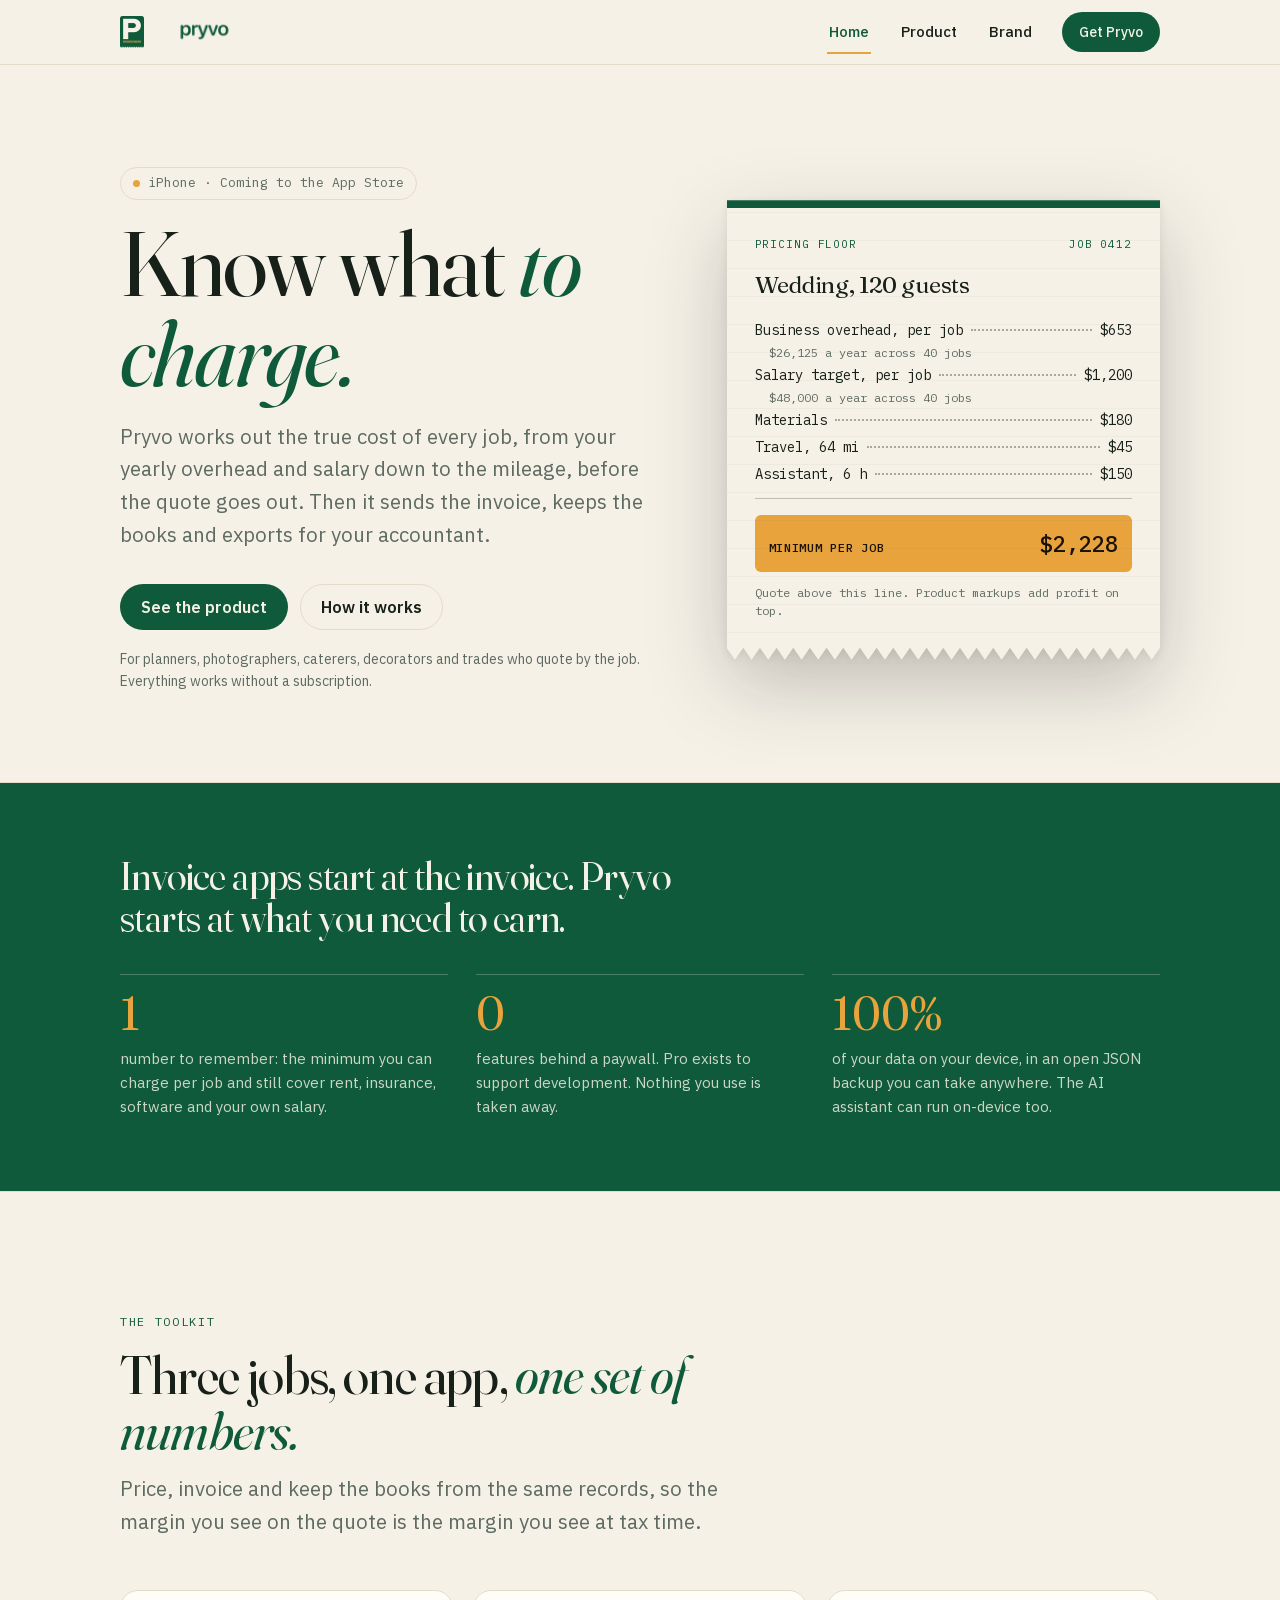
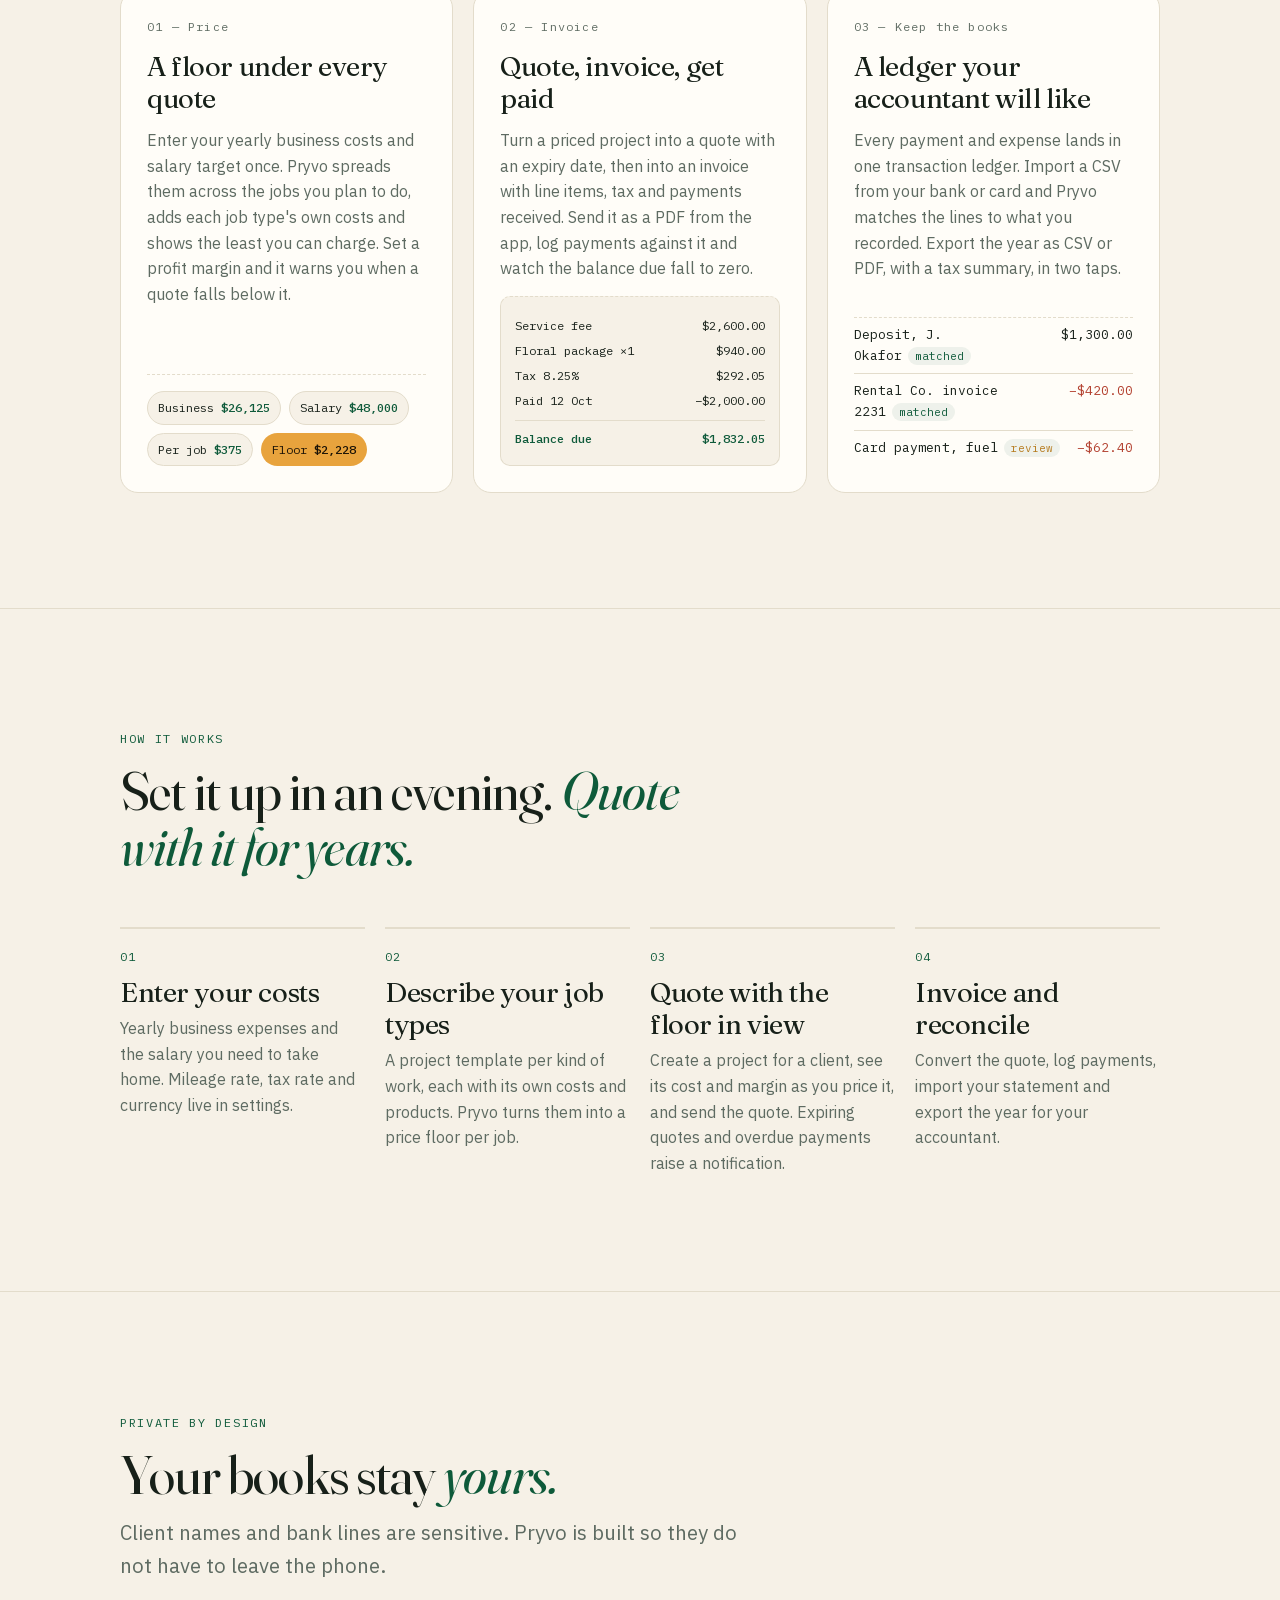
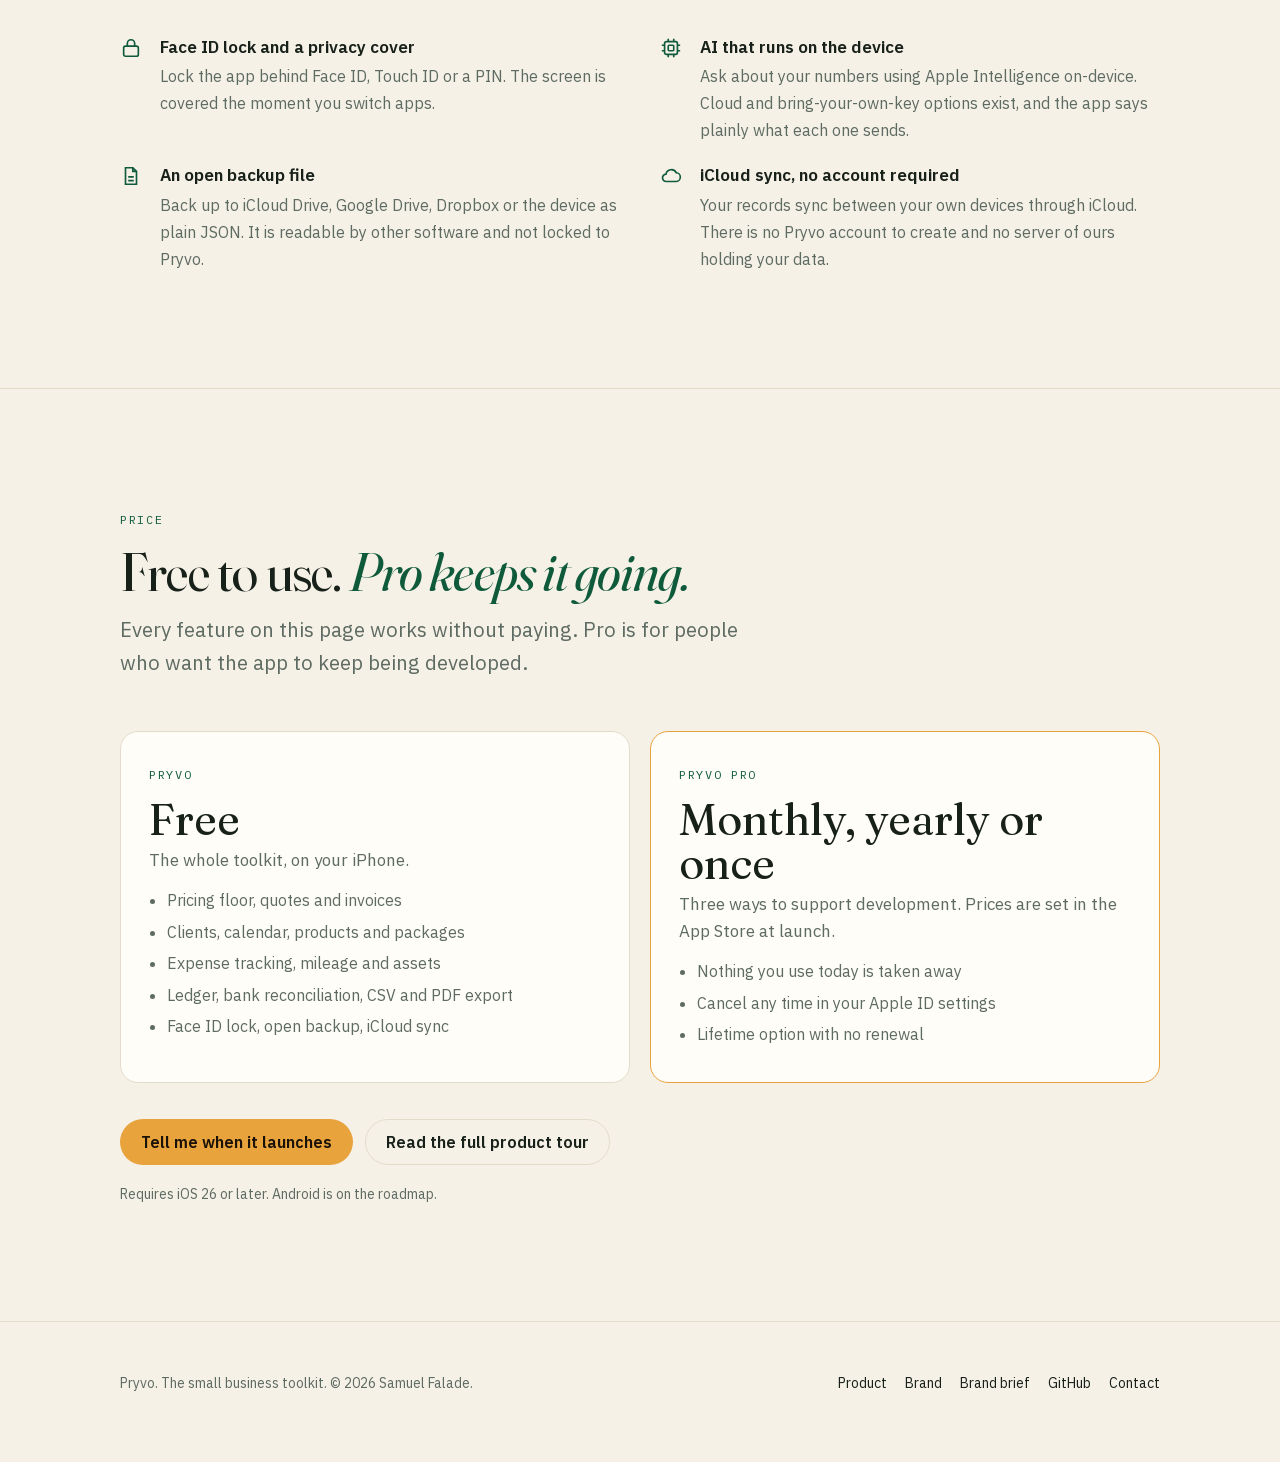
<file: index.html>
<!doctype html>
<html lang="en">
<head>
<meta charset="utf-8">
<meta name="viewport" content="width=device-width, initial-scale=1">
<meta name="theme-color" content="#F6F1E7" media="(prefers-color-scheme: light)">
<meta name="theme-color" content="#101512" media="(prefers-color-scheme: dark)">
<title>Pryvo — The small business toolkit</title>
<meta name="description" content="Pryvo works out the true cost of every job before you quote it, then invoices, keeps the books and exports for your accountant. Pricing, invoices and bookkeeping for solo service businesses, on iPhone.">
<meta property="og:title" content="Pryvo — The small business toolkit">
<meta property="og:description" content="Know what to charge. Pricing, invoices and bookkeeping for solo service businesses, on iPhone.">
<meta property="og:image" content="https://samuelfalade.github.io/pryvo-brand/brand/png/lockup-horizontal.png">
<link rel="icon" href="brand/svg/icon-light.svg">
<link rel="preload" href="fonts/Fraunces-normal.woff2" as="font" type="font/woff2" crossorigin>
<link rel="preload" href="fonts/IBMPlexSans-variable.woff2" as="font" type="font/woff2" crossorigin>
<link rel="stylesheet" href="site.css">
<script>document.documentElement.classList.add('js')</script>
</head>
<body>
<header class="nav">
  <div class="wrap">
    <a class="logo" href="index.html" aria-label="Pryvo home">
      <picture><source srcset="img/mark-dark-nav.png" media="(prefers-color-scheme: dark)"><img class="mark" src="img/mark-nav.png" width="24" height="32" alt=""></picture>
      <span class="wm" role="img" aria-label="pryvo"></span>
    </a>
    <nav aria-label="Site"><ul>
      <li><a href="index.html" aria-current="page">Home</a></li>
      <li><a href="product.html">Product</a></li>
      <li class="hide-s"><a href="brand.html">Brand</a></li>
      <li><a class="btn" href="#get">Get Pryvo</a></li>
    </ul></nav>
  </div>
</header>

<main>
<section class="hero">
  <div class="wrap">
    <div class="copy">
      <span class="pill reveal" style="--i:0">iPhone · Coming to the App Store</span>
      <h1 class="reveal" style="--i:1">Know what <em>to charge.</em></h1>
      <p class="lede reveal" style="--i:2">Pryvo works out the true cost of every job, from your yearly overhead and salary down to the mileage, before the quote goes out. Then it sends the invoice, keeps the books and exports for your accountant.</p>
      <div class="cta reveal" style="--i:3">
        <a class="btn" href="product.html">See the product</a>
        <a class="btn ghost" href="#how">How it works</a>
      </div>
      <p class="fine reveal" style="--i:4">For planners, photographers, caterers, decorators and trades who quote by the job. Everything works without a subscription.</p>
    </div>
    <div class="art reveal" style="--i:2">
      <div class="receipt-wrap">
        <div class="receipt" aria-label="Example pricing floor for one job">
          <div class="head"><span>Pricing floor</span><span>Job 0412</span></div>
          <div class="title">Wedding, 120 guests</div>
          <div class="row"><span class="k">Business overhead, per job</span><span class="dots"></span><span class="v">$653</span></div>
          <div class="sub">$26,125 a year across 40 jobs</div>
          <div class="row"><span class="k">Salary target, per job</span><span class="dots"></span><span class="v">$1,200</span></div>
          <div class="sub">$48,000 a year across 40 jobs</div>
          <div class="row"><span class="k">Materials</span><span class="dots"></span><span class="v">$180</span></div>
          <div class="row"><span class="k">Travel, 64 mi</span><span class="dots"></span><span class="v">$45</span></div>
          <div class="row"><span class="k">Assistant, 6 h</span><span class="dots"></span><span class="v">$150</span></div>
          <div class="rule"></div>
          <div class="total"><span>Minimum per job</span><span class="v">$2,228</span></div>
          <p class="note">Quote above this line. Product markups add profit on top.</p>
        </div>
      </div>
    </div>
  </div>
</section>

<section class="strip">
  <div class="wrap">
    <h2>Invoice apps start at the invoice. Pryvo starts at what you need to earn.</h2>
    <div class="stat reveal"><b>1</b><span>number to remember: the minimum you can charge per job and still cover rent, insurance, software and your own salary.</span></div>
    <div class="stat reveal"><b>0</b><span>features behind a paywall. Pro exists to support development. Nothing you use is taken away.</span></div>
    <div class="stat reveal"><b>100%</b><span>of your data on your device, in an open JSON backup you can take anywhere. The AI assistant can run on-device too.</span></div>
  </div>
</section>

<section id="toolkit">
  <div class="wrap">
    <div class="sec-head reveal">
      <span class="eyebrow">The toolkit</span>
      <h2>Three jobs, one app, <em>one set of numbers.</em></h2>
      <p class="lede">Price, invoice and keep the books from the same records, so the margin you see on the quote is the margin you see at tax time.</p>
    </div>
    <div class="pillars">
      <article class="card reveal">
        <span class="idx">01 — Price</span>
        <h3>A floor under every quote</h3>
        <p>Enter your yearly business costs and salary target once. Pryvo spreads them across the jobs you plan to do, adds each job type's own costs and shows the least you can charge. Set a profit margin and it warns you when a quote falls below it.</p>
        <div class="fig pills"><span>Business <b>$26,125</b></span><span>Salary <b>$48,000</b></span><span>Per job <b>$375</b></span><span class="floor">Floor <b>$2,228</b></span></div>
      </article>
      <article class="card reveal">
        <span class="idx">02 — Invoice</span>
        <h3>Quote, invoice, get paid</h3>
        <p>Turn a priced project into a quote with an expiry date, then into an invoice with line items, tax and payments received. Send it as a PDF from the app, log payments against it and watch the balance due fall to zero.</p>
        <div class="fig invoice">
          <div class="r"><span>Service fee</span><span>$2,600.00</span></div>
          <div class="r"><span>Floral package ×1</span><span>$940.00</span></div>
          <div class="r"><span>Tax 8.25%</span><span>$292.05</span></div>
          <div class="r"><span>Paid 12 Oct</span><span>−$2,000.00</span></div>
          <div class="r t"><span>Balance due</span><span>$1,832.05</span></div>
        </div>
      </article>
      <article class="card reveal">
        <span class="idx">03 — Keep the books</span>
        <h3>A ledger your accountant will like</h3>
        <p>Every payment and expense lands in one transaction ledger. Import a CSV from your bank or card and Pryvo matches the lines to what you recorded. Export the year as CSV or PDF, with a tax summary, in two taps.</p>
        <table class="fig ledger">
          <tr><td>Deposit, J. Okafor<span class="tag">matched</span></td><td>$1,300.00</td></tr>
          <tr><td>Rental Co. invoice 2231<span class="tag">matched</span></td><td class="brick">−$420.00</td></tr>
          <tr><td>Card payment, fuel<span class="tag amber">review</span></td><td class="brick">−$62.40</td></tr>
        </table>
      </article>
    </div>
  </div>
</section>

<section id="how">
  <div class="wrap">
    <div class="sec-head reveal">
      <span class="eyebrow">How it works</span>
      <h2>Set it up in an evening. <em>Quote with it for years.</em></h2>
    </div>
    <div class="steps">
      <div class="step reveal"><h3>Enter your costs</h3><p>Yearly business expenses and the salary you need to take home. Mileage rate, tax rate and currency live in settings.</p></div>
      <div class="step reveal"><h3>Describe your job types</h3><p>A project template per kind of work, each with its own costs and products. Pryvo turns them into a price floor per job.</p></div>
      <div class="step reveal"><h3>Quote with the floor in view</h3><p>Create a project for a client, see its cost and margin as you price it, and send the quote. Expiring quotes and overdue payments raise a notification.</p></div>
      <div class="step reveal"><h3>Invoice and reconcile</h3><p>Convert the quote, log payments, import your statement and export the year for your accountant.</p></div>
    </div>
  </div>
</section>

<section id="private">
  <div class="wrap">
    <div class="sec-head reveal">
      <span class="eyebrow">Private by design</span>
      <h2>Your books stay <em>yours.</em></h2>
      <p class="lede">Client names and bank lines are sensitive. Pryvo is built so they do not have to leave the phone.</p>
    </div>
    <div class="facts">
      <div class="fact reveal"><svg viewBox="0 0 24 24" fill="none" stroke="currentColor" stroke-width="1.8"><rect x="4" y="10" width="16" height="11" rx="2"/><path d="M8 10V7a4 4 0 0 1 8 0v3"/></svg><div><b>Face ID lock and a privacy cover</b><span>Lock the app behind Face ID, Touch ID or a PIN. The screen is covered the moment you switch apps.</span></div></div>
      <div class="fact reveal"><svg viewBox="0 0 24 24" fill="none" stroke="currentColor" stroke-width="1.8"><rect x="5" y="5" width="14" height="14" rx="2"/><rect x="9" y="9" width="6" height="6" rx="1"/><path d="M9 2v3M15 2v3M9 19v3M15 19v3M2 9h3M2 15h3M19 9h3M19 15h3"/></svg><div><b>AI that runs on the device</b><span>Ask about your numbers using Apple Intelligence on-device. Cloud and bring-your-own-key options exist, and the app says plainly what each one sends.</span></div></div>
      <div class="fact reveal"><svg viewBox="0 0 24 24" fill="none" stroke="currentColor" stroke-width="1.8"><path d="M6 3h8l4 4v14H6z"/><path d="M14 3v4h4M9 13h6M9 17h6"/></svg><div><b>An open backup file</b><span>Back up to iCloud Drive, Google Drive, Dropbox or the device as plain JSON. It is readable by other software and not locked to Pryvo.</span></div></div>
      <div class="fact reveal"><svg viewBox="0 0 24 24" fill="none" stroke="currentColor" stroke-width="1.8"><path d="M7 18a4 4 0 0 1-.5-8 6 6 0 0 1 11.3-1.5A4 4 0 0 1 17 18z"/></svg><div><b>iCloud sync, no account required</b><span>Your records sync between your own devices through iCloud. There is no Pryvo account to create and no server of ours holding your data.</span></div></div>
    </div>
  </div>
</section>

<section id="get">
  <div class="wrap">
    <div class="sec-head reveal">
      <span class="eyebrow">Price</span>
      <h2>Free to use. <em>Pro keeps it going.</em></h2>
      <p class="lede">Every feature on this page works without paying. Pro is for people who want the app to keep being developed.</p>
    </div>
    <div class="plans">
      <div class="plan reveal">
        <span class="eyebrow">Pryvo</span>
        <div class="price">Free</div>
        <p class="muted">The whole toolkit, on your iPhone.</p>
        <ul><li>Pricing floor, quotes and invoices</li><li>Clients, calendar, products and packages</li><li>Expense tracking, mileage and assets</li><li>Ledger, bank reconciliation, CSV and PDF export</li><li>Face ID lock, open backup, iCloud sync</li></ul>
      </div>
      <div class="plan pro reveal">
        <span class="eyebrow">Pryvo Pro</span>
        <div class="price">Monthly, yearly or once</div>
        <p class="muted">Three ways to support development. Prices are set in the App Store at launch.</p>
        <ul><li>Nothing you use today is taken away</li><li>Cancel any time in your Apple ID settings</li><li>Lifetime option with no renewal</li></ul>
      </div>
    </div>
    <div class="cta">
      <a class="btn amber" href="mailto:samuelfalade@gmail.com?subject=Pryvo%20launch">Tell me when it launches</a>
      <a class="btn ghost" href="product.html">Read the full product tour</a>
    </div>
    <p class="fine">Requires iOS 26 or later. Android is on the roadmap.</p>
  </div>
</section>
</main>

<footer>
  <div class="wrap">
    <div>Pryvo. The small business toolkit. © 2026 Samuel Falade.</div>
    <nav aria-label="Footer">
      <a href="product.html">Product</a>
      <a href="brand.html">Brand</a>
      <a href="brand-brief.md">Brand brief</a>
      <a href="https://github.com/samuelfalade" rel="noopener">GitHub</a>
      <a href="mailto:samuelfalade@gmail.com">Contact</a>
    </nav>
  </div>
</footer>
<script src="site.js"></script>
</body>
</html>
</file>
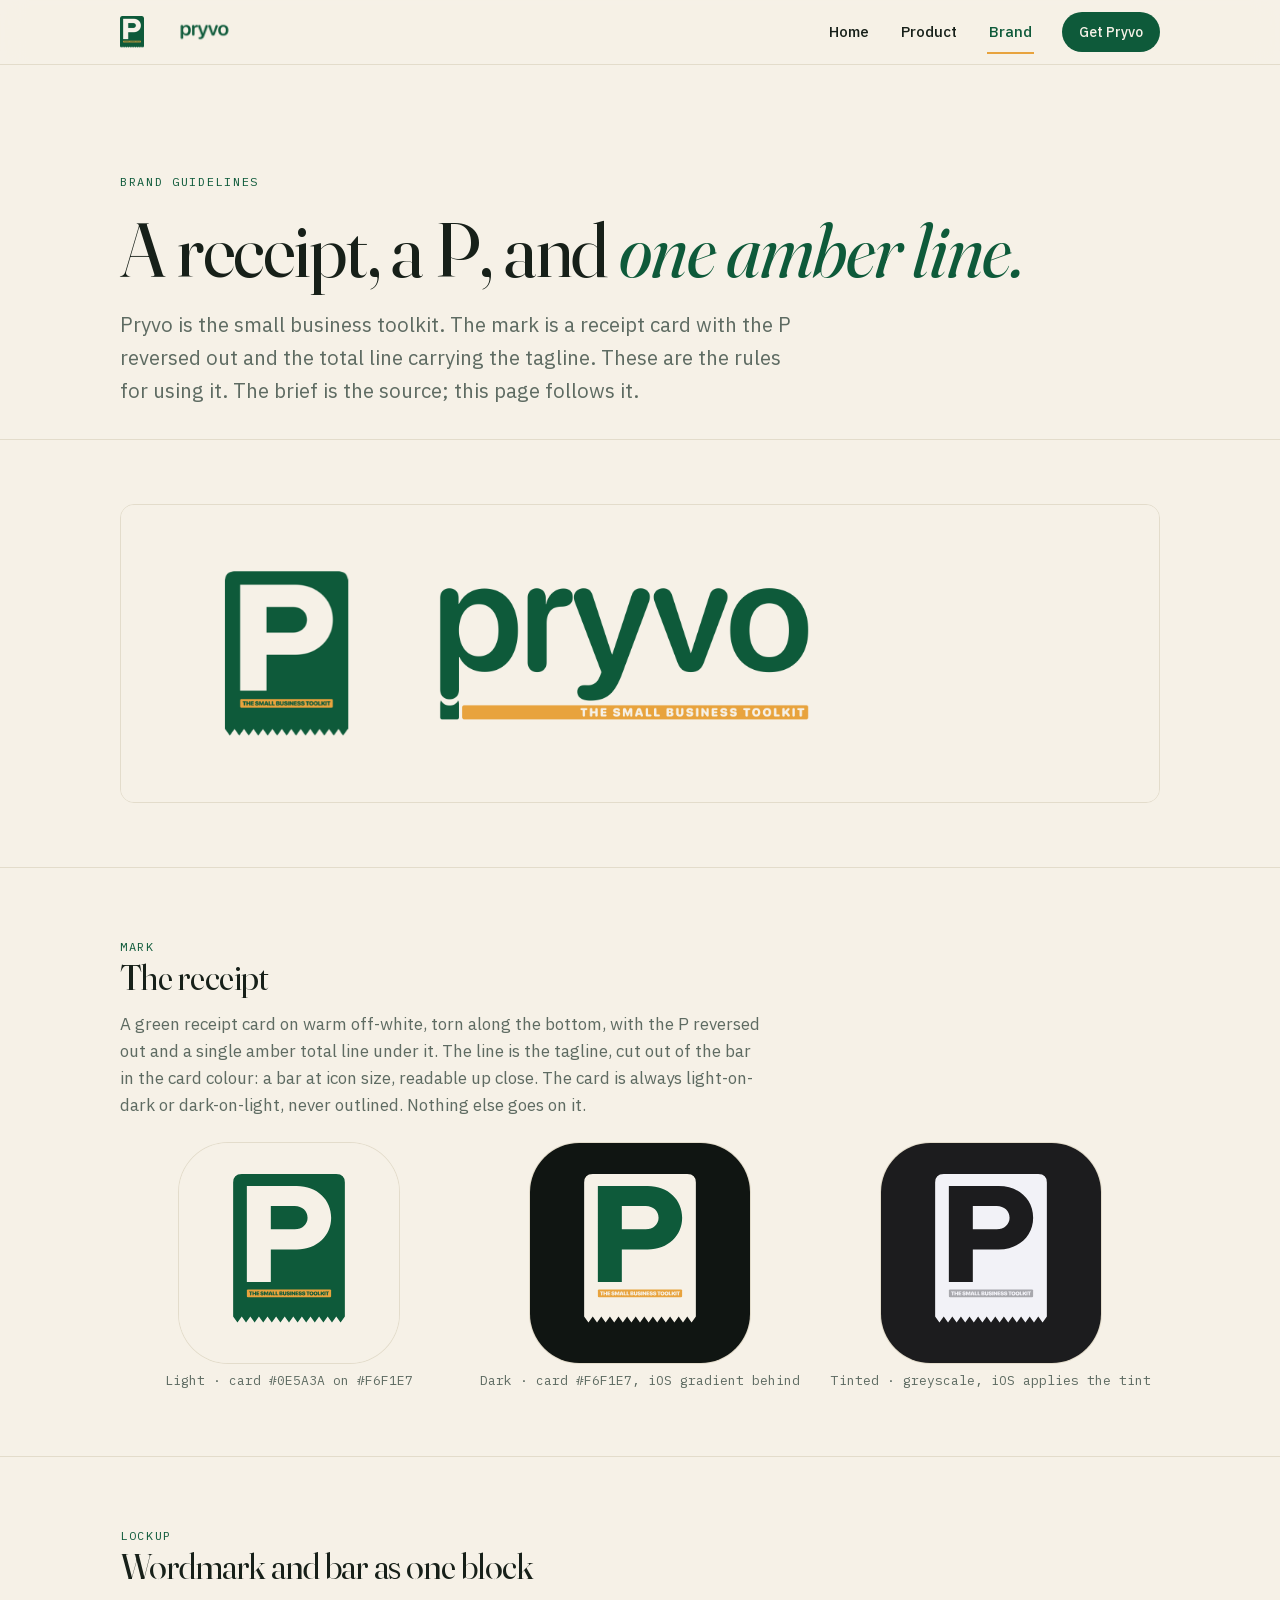
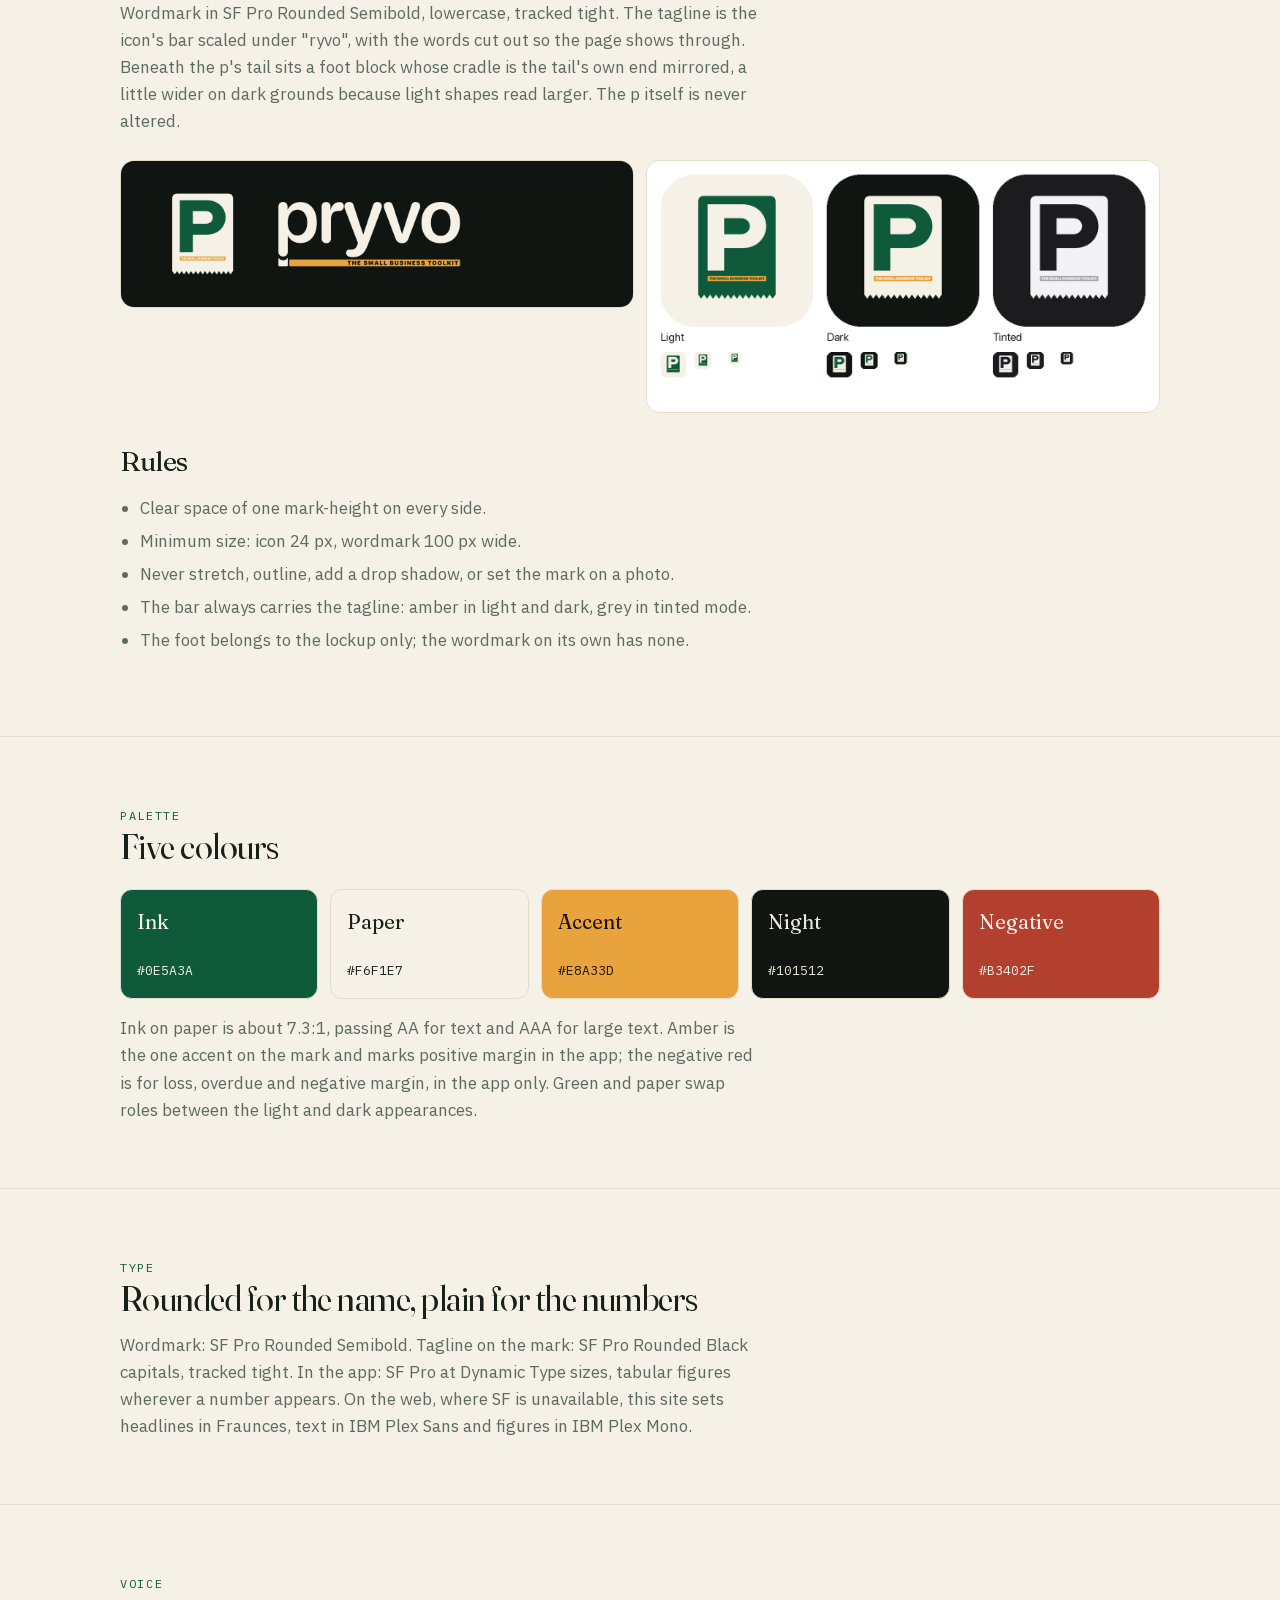
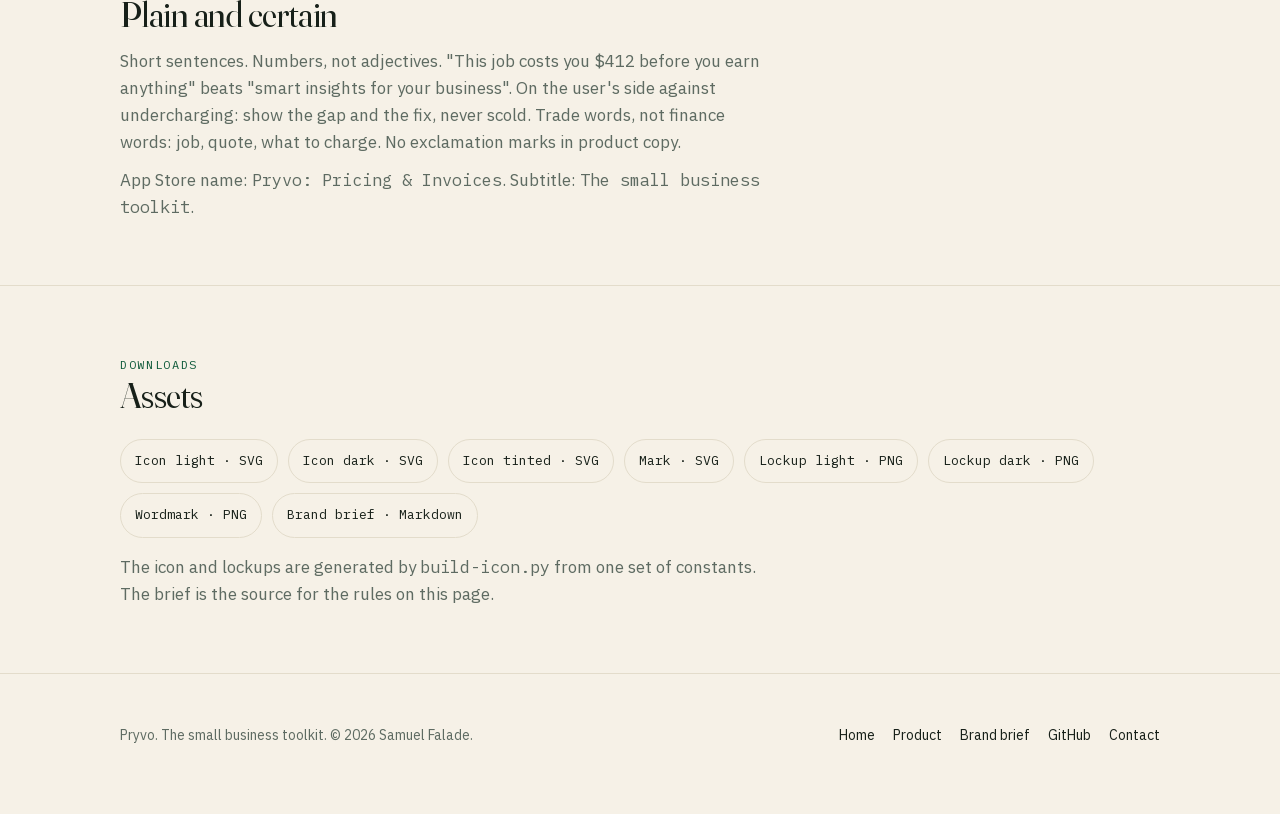
<file: brand.html>
<!doctype html>
<html lang="en">
<head>
<meta charset="utf-8">
<meta name="viewport" content="width=device-width, initial-scale=1">
<meta name="theme-color" content="#F6F1E7" media="(prefers-color-scheme: light)">
<meta name="theme-color" content="#101512" media="(prefers-color-scheme: dark)">
<title>Pryvo Brand</title>
<meta name="description" content="Pryvo brand guidelines: the receipt mark, wordmark, lockup, palette and type for the small business toolkit.">
<link rel="icon" href="brand/svg/icon-light.svg">
<link rel="preload" href="fonts/Fraunces-normal.woff2" as="font" type="font/woff2" crossorigin>
<link rel="preload" href="fonts/IBMPlexSans-variable.woff2" as="font" type="font/woff2" crossorigin>
<link rel="stylesheet" href="site.css">
<script>document.documentElement.classList.add('js')</script>
</head>
<body>
<header class="nav">
  <div class="wrap">
    <a class="logo" href="index.html" aria-label="Pryvo home">
      <picture><source srcset="img/mark-dark-nav.png" media="(prefers-color-scheme: dark)"><img class="mark" src="img/mark-nav.png" width="24" height="32" alt=""></picture>
      <span class="wm" role="img" aria-label="pryvo"></span>
    </a>
    <nav aria-label="Site"><ul>
      <li><a href="index.html">Home</a></li>
      <li><a href="product.html">Product</a></li>
      <li class="hide-s"><a href="brand.html" aria-current="page">Brand</a></li>
      <li><a class="btn" href="index.html#get">Get Pryvo</a></li>
    </ul></nav>
  </div>
</header>

<main>
<section class="hero page">
  <div class="wrap">
    <div class="copy">
      <span class="eyebrow reveal" style="--i:0">Brand guidelines</span>
      <h1 class="reveal" style="--i:1">A receipt, a P, and <em>one amber line.</em></h1>
      <p class="lede reveal" style="--i:2">Pryvo is the small business toolkit. The mark is a receipt card with the P reversed out and the total line carrying the tagline. These are the rules for using it. The brief is the source; this page follows it.</p>
    </div>
  </div>
</section>

<section class="brand-sec">
  <div class="wrap">
    <img class="hero-img reveal" src="brand/png/lockup-horizontal.png" alt="Pryvo lockup: receipt mark, wordmark and the tagline bar">
  </div>
</section>

<section class="brand-sec">
  <div class="wrap">
    <span class="eyebrow">Mark</span>
    <h2>The receipt</h2>
    <p>A green receipt card on warm off-white, torn along the bottom, with the P reversed out and a single amber total line under it. The line is the tagline, cut out of the bar in the card colour: a bar at icon size, readable up close. The card is always light-on-dark or dark-on-light, never outlined. Nothing else goes on it.</p>
    <div class="icons">
      <figure class="reveal"><img src="brand/svg/icon-light.svg" alt="Icon, light"><figcaption>Light · card #0E5A3A on #F6F1E7</figcaption></figure>
      <figure class="reveal"><img class="dark" src="brand/svg/icon-dark.svg" alt="Icon, dark"><figcaption>Dark · card #F6F1E7, iOS gradient behind</figcaption></figure>
      <figure class="reveal"><img class="tint" src="brand/svg/icon-tinted.svg" alt="Icon, tinted"><figcaption>Tinted · greyscale, iOS applies the tint</figcaption></figure>
    </div>
  </div>
</section>

<section class="brand-sec">
  <div class="wrap">
    <span class="eyebrow">Lockup</span>
    <h2>Wordmark and bar as one block</h2>
    <p>Wordmark in SF Pro Rounded Semibold, lowercase, tracked tight. The tagline is the icon's bar scaled under "ryvo", with the words cut out so the page shows through. Beneath the p's tail sits a foot block whose cradle is the tail's own end mirrored, a little wider on dark grounds because light shapes read larger. The p itself is never altered.</p>
    <div class="pair">
      <img class="reveal" src="brand/png/lockup-dark.png" alt="Lockup on night">
      <img class="reveal" src="brand/png/brand-sheet.png" alt="Icon at App Store and home-screen sizes, light, dark and tinted">
    </div>
    <h3>Rules</h3>
    <ul class="rules">
      <li>Clear space of one mark-height on every side.</li>
      <li>Minimum size: icon 24 px, wordmark 100 px wide.</li>
      <li>Never stretch, outline, add a drop shadow, or set the mark on a photo.</li>
      <li>The bar always carries the tagline: amber in light and dark, grey in tinted mode.</li>
      <li>The foot belongs to the lockup only; the wordmark on its own has none.</li>
    </ul>
  </div>
</section>

<section class="brand-sec">
  <div class="wrap">
    <span class="eyebrow">Palette</span>
    <h2>Five colours</h2>
    <div class="swatches">
      <div class="swatch ink reveal"><b>Ink</b><code>#0E5A3A</code></div>
      <div class="swatch paper reveal"><b>Paper</b><code>#F6F1E7</code></div>
      <div class="swatch accent reveal"><b>Accent</b><code>#E8A33D</code></div>
      <div class="swatch night reveal"><b>Night</b><code>#101512</code></div>
      <div class="swatch negative reveal"><b>Negative</b><code>#B3402F</code></div>
    </div>
    <p>Ink on paper is about 7.3:1, passing AA for text and AAA for large text. Amber is the one accent on the mark and marks positive margin in the app; the negative red is for loss, overdue and negative margin, in the app only. Green and paper swap roles between the light and dark appearances.</p>
  </div>
</section>

<section class="brand-sec">
  <div class="wrap">
    <span class="eyebrow">Type</span>
    <h2>Rounded for the name, plain for the numbers</h2>
    <p>Wordmark: SF Pro Rounded Semibold. Tagline on the mark: SF Pro Rounded Black capitals, tracked tight. In the app: SF Pro at Dynamic Type sizes, tabular figures wherever a number appears. On the web, where SF is unavailable, this site sets headlines in Fraunces, text in IBM Plex Sans and figures in IBM Plex Mono.</p>
  </div>
</section>

<section class="brand-sec">
  <div class="wrap">
    <span class="eyebrow">Voice</span>
    <h2>Plain and certain</h2>
    <p>Short sentences. Numbers, not adjectives. "This job costs you $412 before you earn anything" beats "smart insights for your business". On the user's side against undercharging: show the gap and the fix, never scold. Trade words, not finance words: job, quote, what to charge. No exclamation marks in product copy.</p>
    <p>App Store name: <span class="mono">Pryvo: Pricing &amp; Invoices</span>. Subtitle: <span class="mono">The small business toolkit</span>.</p>
  </div>
</section>

<section class="brand-sec">
  <div class="wrap">
    <span class="eyebrow">Downloads</span>
    <h2>Assets</h2>
    <div class="dl">
      <a href="brand/svg/icon-light.svg">Icon light · SVG</a>
      <a href="brand/svg/icon-dark.svg">Icon dark · SVG</a>
      <a href="brand/svg/icon-tinted.svg">Icon tinted · SVG</a>
      <a href="brand/svg/mark.svg">Mark · SVG</a>
      <a href="brand/png/lockup-horizontal.png">Lockup light · PNG</a>
      <a href="brand/png/lockup-dark.png">Lockup dark · PNG</a>
      <a href="brand/png/wordmark-transparent.png">Wordmark · PNG</a>
      <a href="brand-brief.md">Brand brief · Markdown</a>
    </div>
    <p>The icon and lockups are generated by <span class="mono">build-icon.py</span> from one set of constants. The brief is the source for the rules on this page.</p>
  </div>
</section>
</main>

<footer>
  <div class="wrap">
    <div>Pryvo. The small business toolkit. © 2026 Samuel Falade.</div>
    <nav aria-label="Footer">
      <a href="index.html">Home</a>
      <a href="product.html">Product</a>
      <a href="brand-brief.md">Brand brief</a>
      <a href="https://github.com/samuelfalade" rel="noopener">GitHub</a>
      <a href="mailto:samuelfalade@gmail.com">Contact</a>
    </nav>
  </div>
</footer>
<script src="site.js"></script>
</body>
</html>
</file>
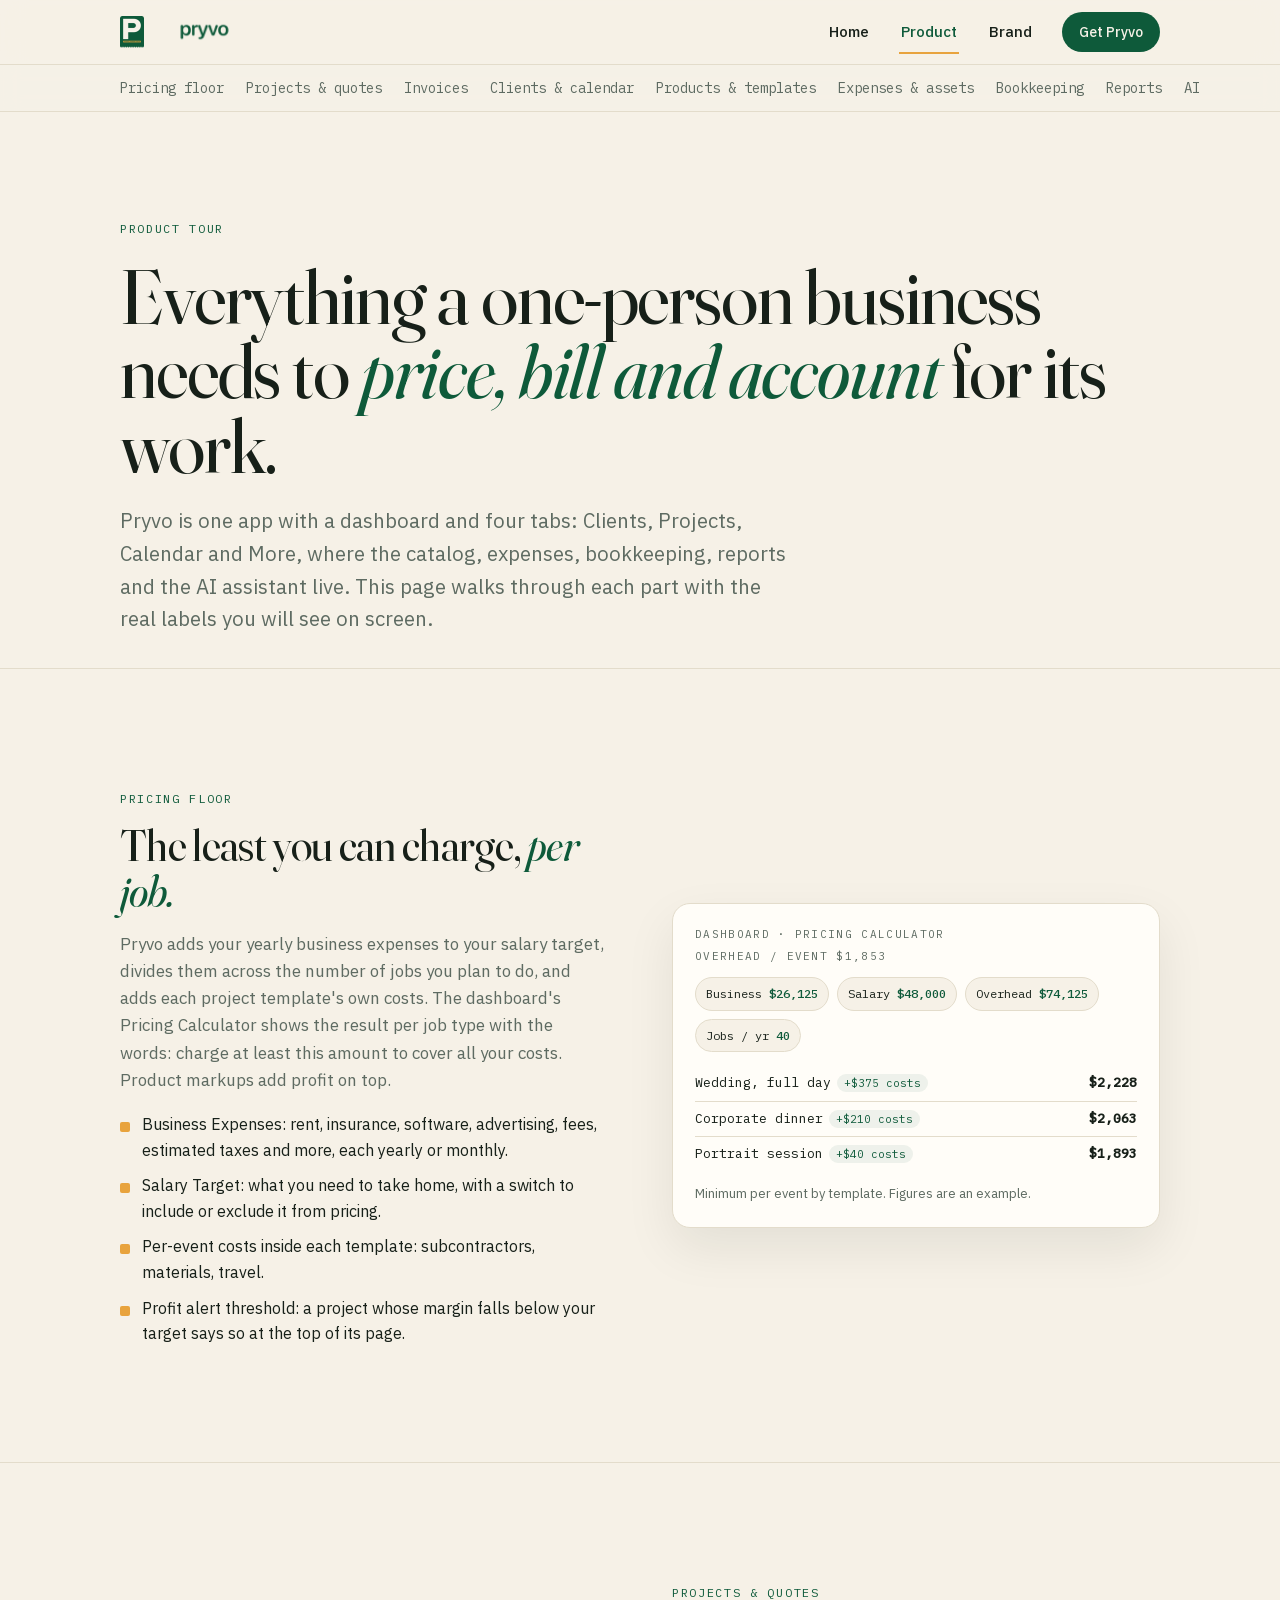
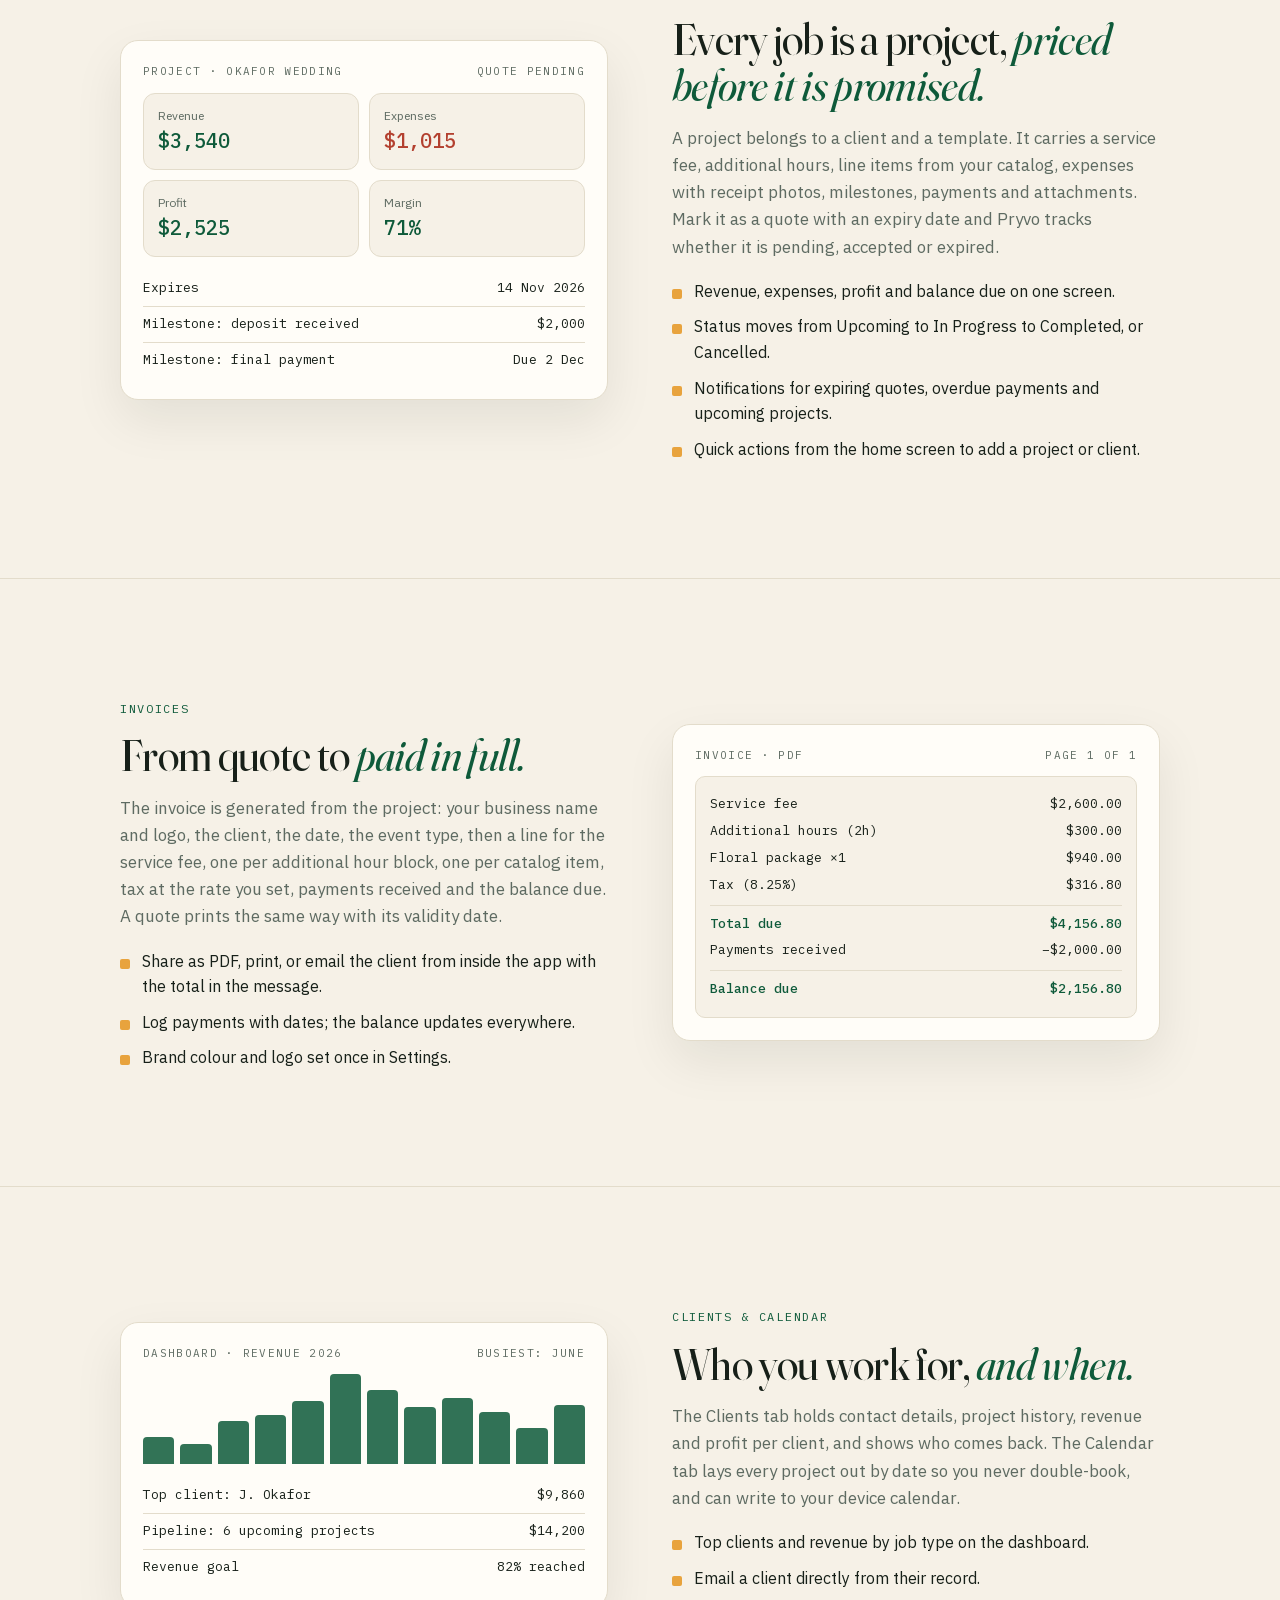
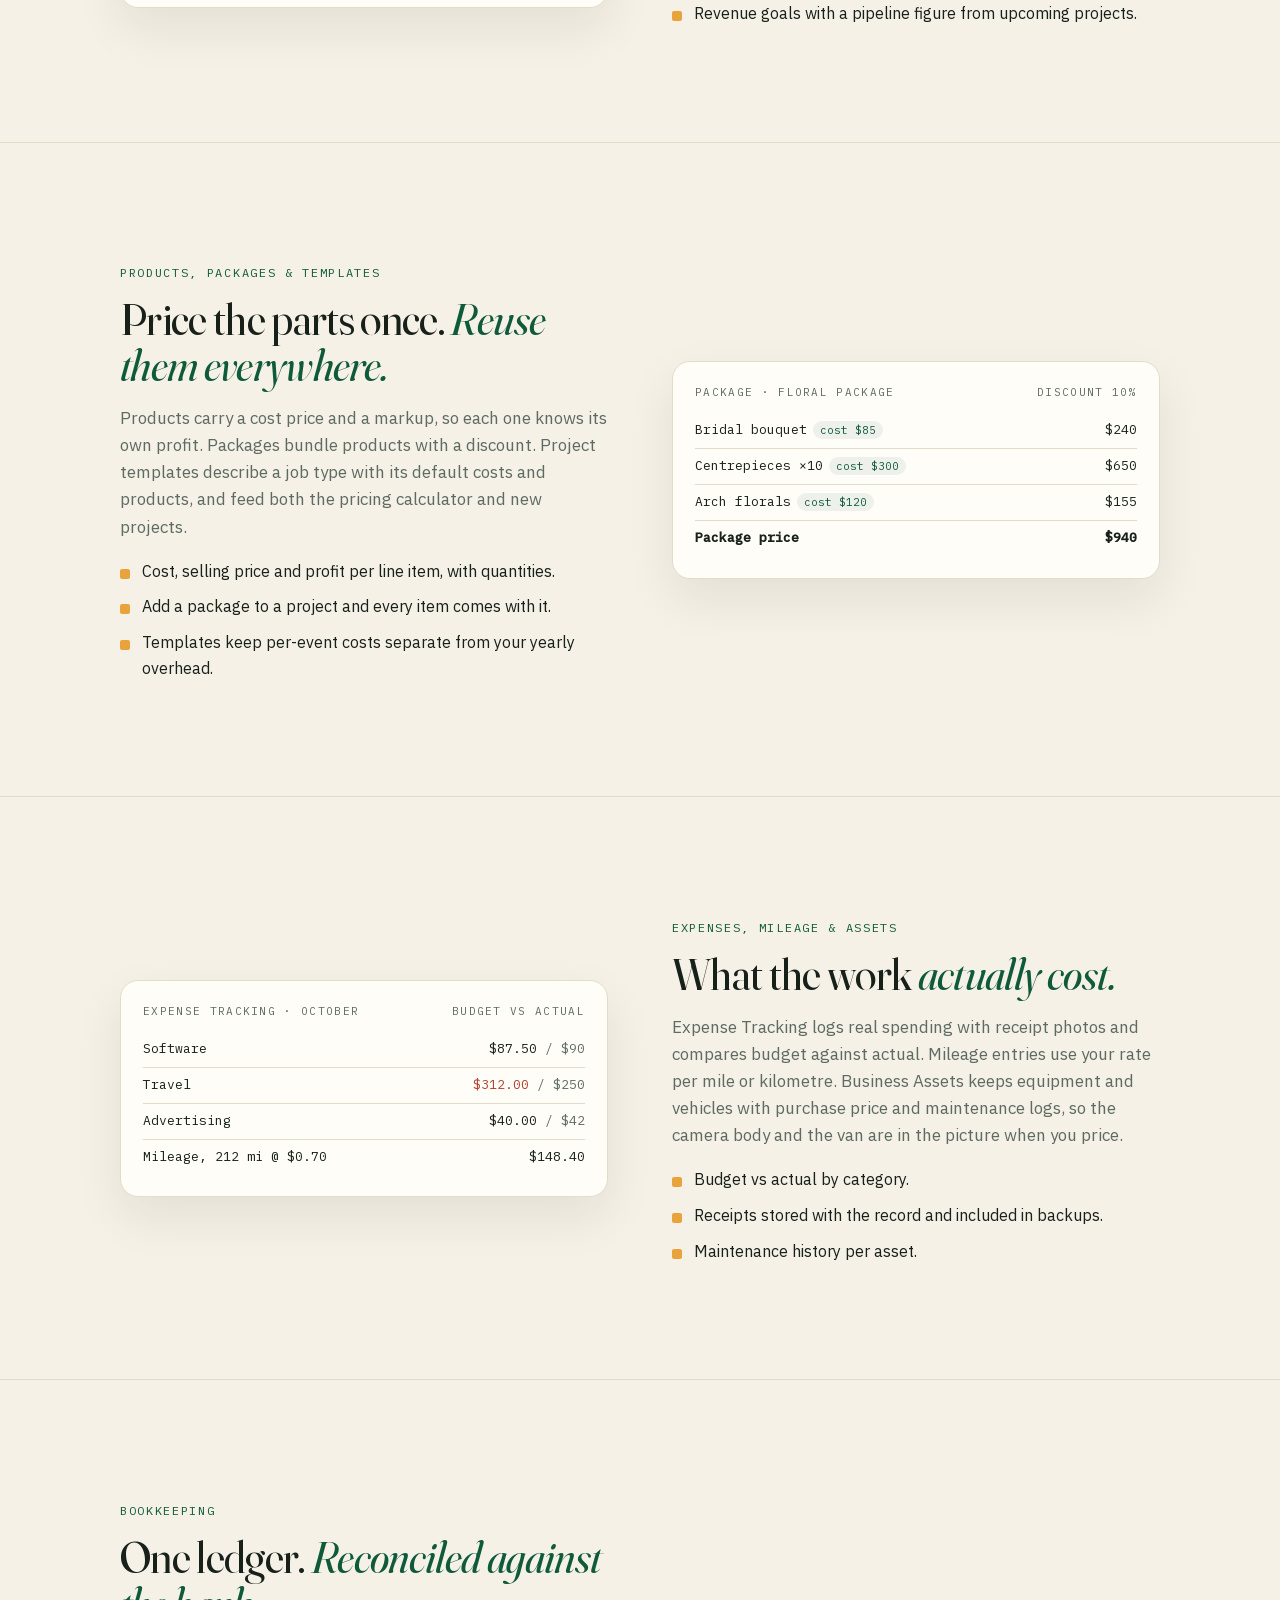
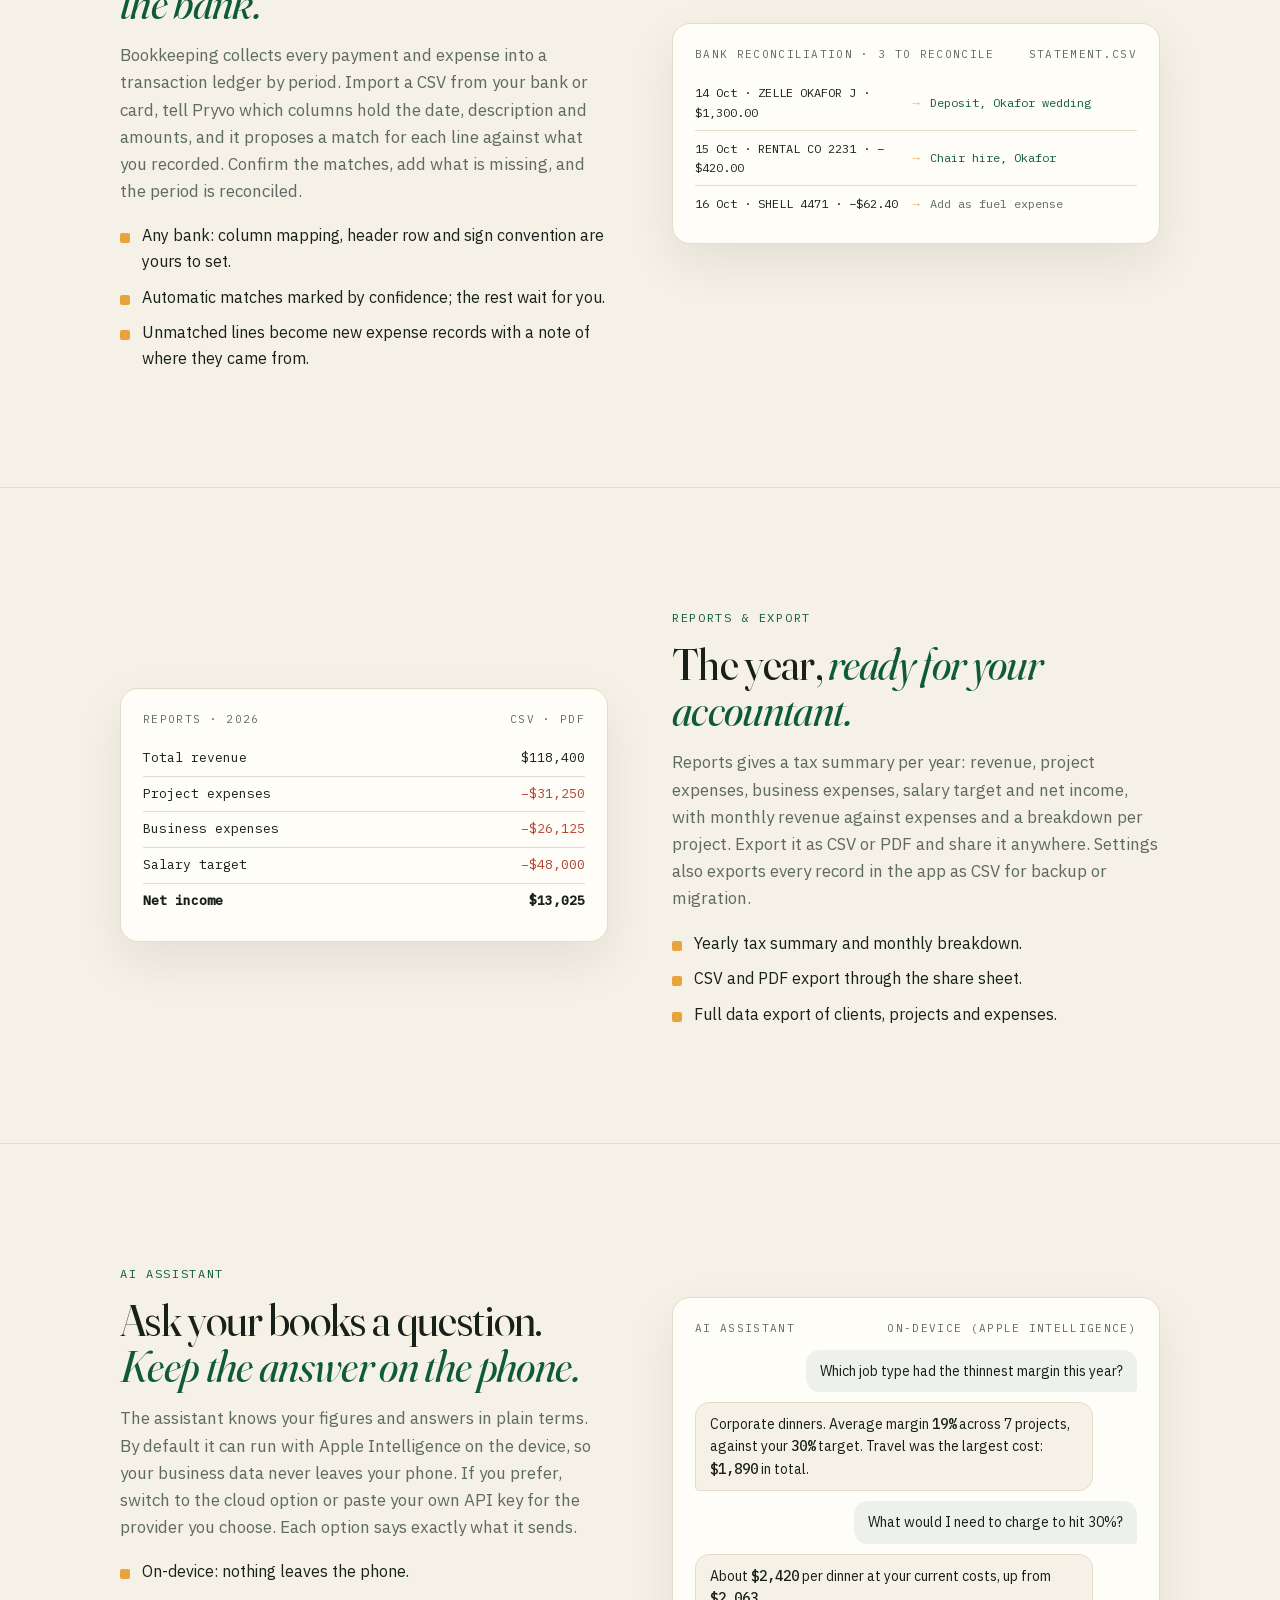
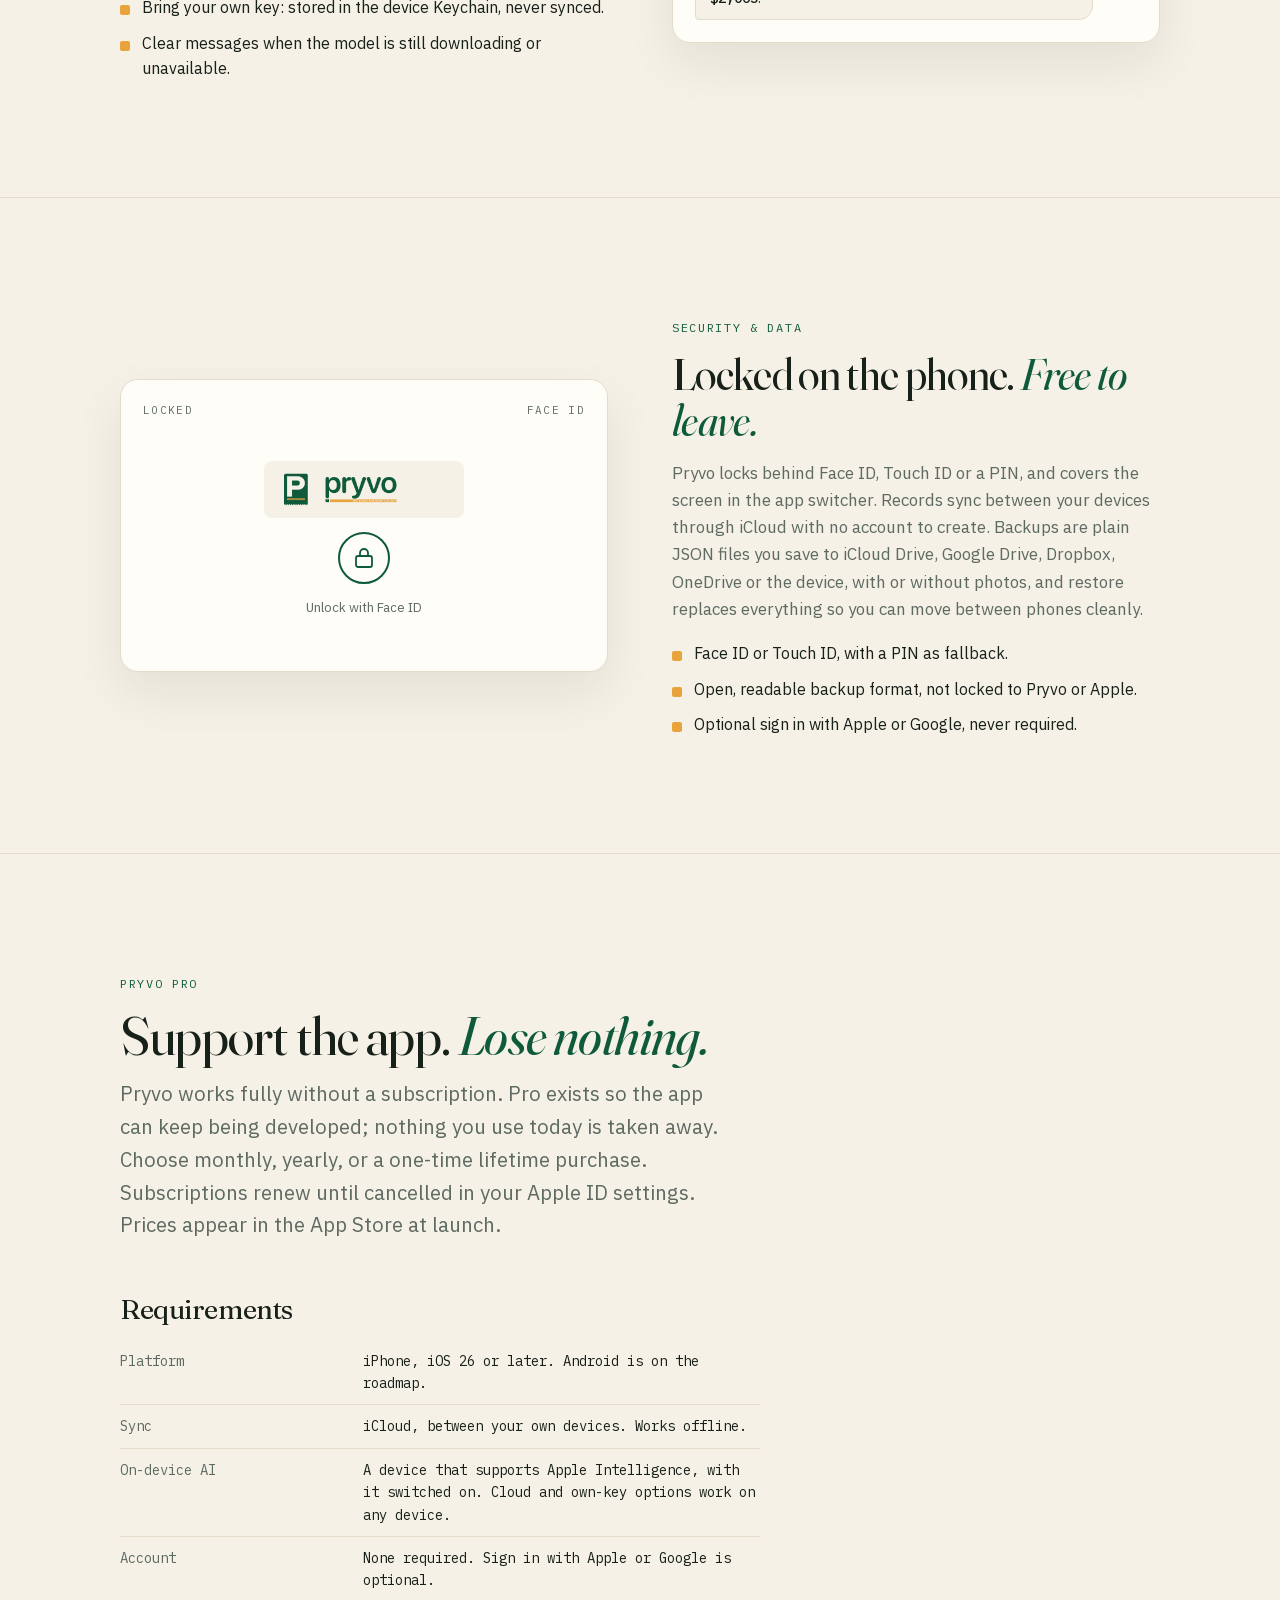
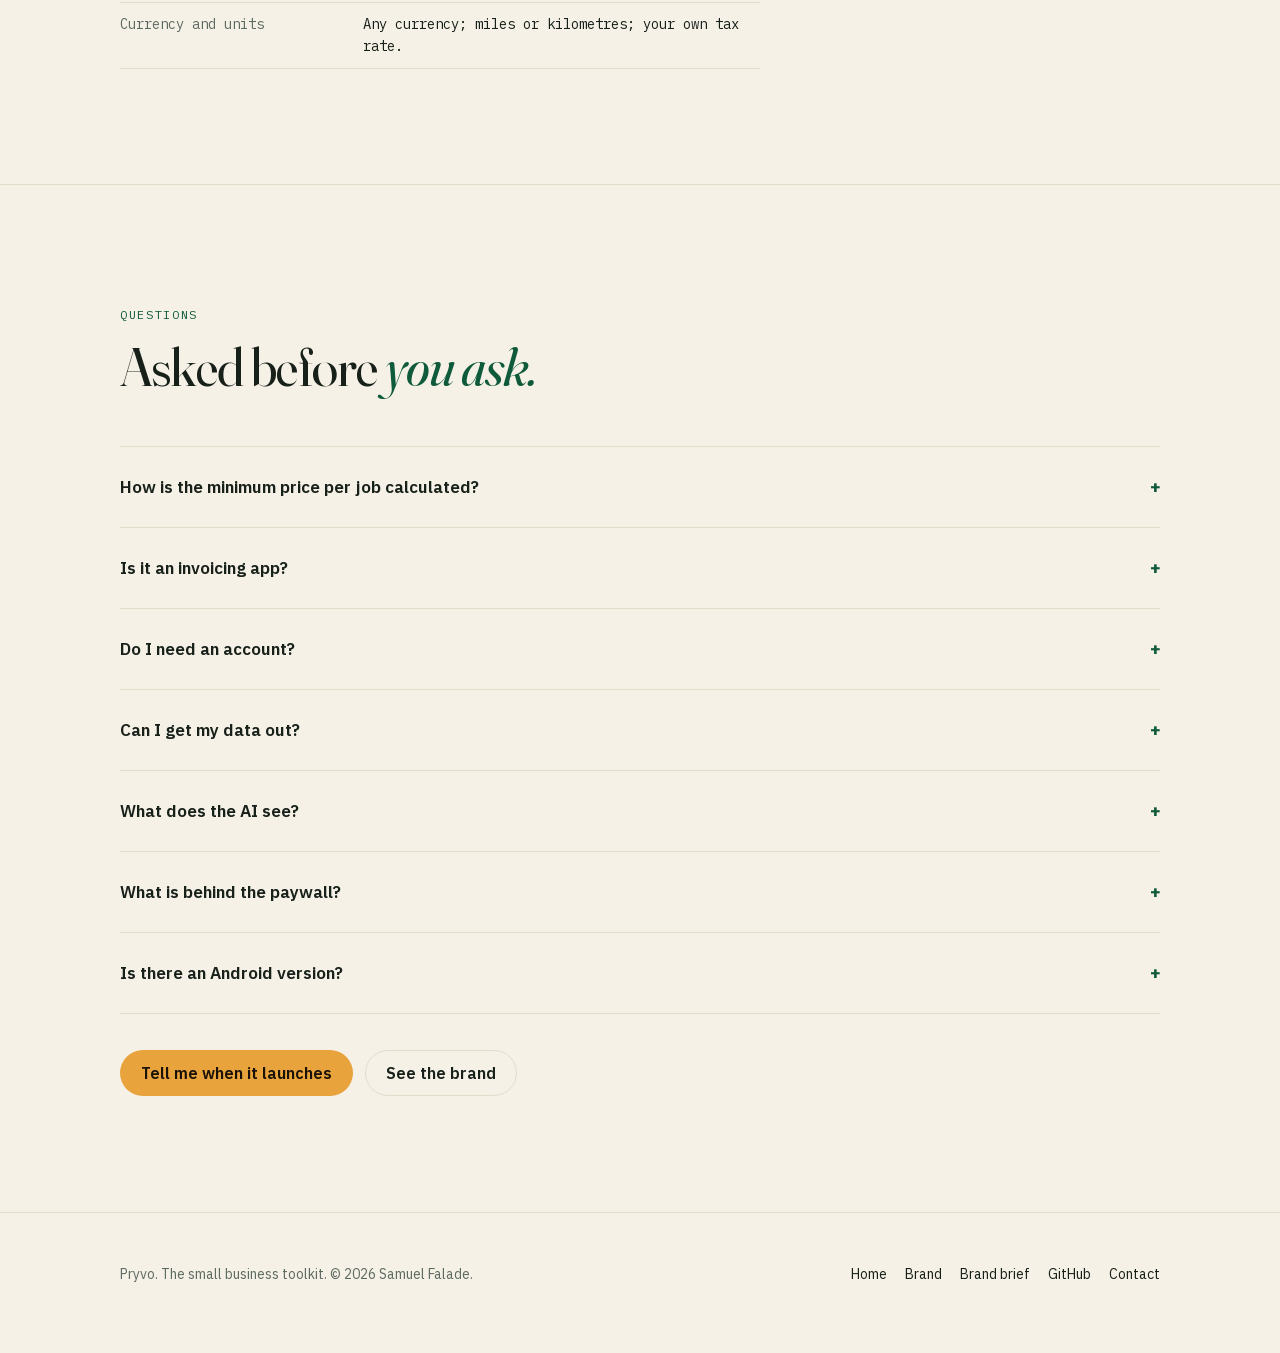
<file: product.html>
<!doctype html>
<html lang="en">
<head>
<meta charset="utf-8">
<meta name="viewport" content="width=device-width, initial-scale=1">
<meta name="theme-color" content="#F6F1E7" media="(prefers-color-scheme: light)">
<meta name="theme-color" content="#101512" media="(prefers-color-scheme: dark)">
<title>Pryvo Product — Pricing, invoices and bookkeeping</title>
<meta name="description" content="Everything in Pryvo: the pricing floor, projects and quotes, invoices, clients and calendar, products and packages, expenses, bookkeeping with bank reconciliation, reports and export, on-device AI, security and backup.">
<link rel="icon" href="brand/svg/icon-light.svg">
<link rel="preload" href="fonts/Fraunces-normal.woff2" as="font" type="font/woff2" crossorigin>
<link rel="preload" href="fonts/IBMPlexSans-variable.woff2" as="font" type="font/woff2" crossorigin>
<link rel="stylesheet" href="site.css">
<script>document.documentElement.classList.add('js')</script>
</head>
<body class="tour">
<header class="nav">
  <div class="wrap">
    <a class="logo" href="index.html" aria-label="Pryvo home">
      <picture><source srcset="img/mark-dark-nav.png" media="(prefers-color-scheme: dark)"><img class="mark" src="img/mark-nav.png" width="24" height="32" alt=""></picture>
      <span class="wm" role="img" aria-label="pryvo"></span>
    </a>
    <nav aria-label="Site"><ul>
      <li><a href="index.html">Home</a></li>
      <li><a href="product.html" aria-current="page">Product</a></li>
      <li class="hide-s"><a href="brand.html">Brand</a></li>
      <li><a class="btn" href="index.html#get">Get Pryvo</a></li>
    </ul></nav>
  </div>
</header>
<div class="subnav"><div class="wrap">
  <a href="#pricing">Pricing floor</a><a href="#projects">Projects &amp; quotes</a><a href="#invoices">Invoices</a><a href="#clients">Clients &amp; calendar</a><a href="#catalog">Products &amp; templates</a><a href="#expenses">Expenses &amp; assets</a><a href="#books">Bookkeeping</a><a href="#reports">Reports</a><a href="#ai">AI assistant</a><a href="#security">Security &amp; data</a><a href="#pro">Pro</a><a href="#faq">FAQ</a>
</div></div>

<main>
<section class="hero page">
  <div class="wrap">
    <div class="copy">
      <span class="eyebrow reveal" style="--i:0">Product tour</span>
      <h1 class="reveal" style="--i:1">Everything a one-person business needs to <em>price, bill and account</em> for its work.</h1>
      <p class="lede reveal" style="--i:2">Pryvo is one app with a dashboard and four tabs: Clients, Projects, Calendar and More, where the catalog, expenses, bookkeeping, reports and the AI assistant live. This page walks through each part with the real labels you will see on screen.</p>
    </div>
  </div>
</section>

<section id="pricing">
  <div class="wrap feature">
    <div class="copy reveal">
      <span class="eyebrow">Pricing floor</span>
      <h2>The least you can charge, <em>per job.</em></h2>
      <p>Pryvo adds your yearly business expenses to your salary target, divides them across the number of jobs you plan to do, and adds each project template's own costs. The dashboard's Pricing Calculator shows the result per job type with the words: charge at least this amount to cover all your costs. Product markups add profit on top.</p>
      <ul>
        <li>Business Expenses: rent, insurance, software, advertising, fees, estimated taxes and more, each yearly or monthly.</li>
        <li>Salary Target: what you need to take home, with a switch to include or exclude it from pricing.</li>
        <li>Per-event costs inside each template: subcontractors, materials, travel.</li>
        <li>Profit alert threshold: a project whose margin falls below your target says so at the top of its page.</li>
      </ul>
    </div>
    <div class="panel reveal">
      <div class="ph"><span>Dashboard · Pricing Calculator</span><span>Overhead / event $1,853</span></div>
      <div class="pills"><span>Business <b>$26,125</b></span><span>Salary <b>$48,000</b></span><span>Overhead <b>$74,125</b></span><span>Jobs / yr <b>40</b></span></div>
      <table class="ledger">
        <tr><td>Wedding, full day<span class="tag">+$375 costs</span></td><td><b>$2,228</b></td></tr>
        <tr><td>Corporate dinner<span class="tag">+$210 costs</span></td><td><b>$2,063</b></td></tr>
        <tr><td>Portrait session<span class="tag">+$40 costs</span></td><td><b>$1,893</b></td></tr>
      </table>
      <p class="note">Minimum per event by template. Figures are an example.</p>
    </div>
  </div>
</section>

<section id="projects">
  <div class="wrap feature flip">
    <div class="copy reveal">
      <span class="eyebrow">Projects &amp; quotes</span>
      <h2>Every job is a project, <em>priced before it is promised.</em></h2>
      <p>A project belongs to a client and a template. It carries a service fee, additional hours, line items from your catalog, expenses with receipt photos, milestones, payments and attachments. Mark it as a quote with an expiry date and Pryvo tracks whether it is pending, accepted or expired.</p>
      <ul>
        <li>Revenue, expenses, profit and balance due on one screen.</li>
        <li>Status moves from Upcoming to In Progress to Completed, or Cancelled.</li>
        <li>Notifications for expiring quotes, overdue payments and upcoming projects.</li>
        <li>Quick actions from the home screen to add a project or client.</li>
      </ul>
    </div>
    <div class="panel reveal">
      <div class="ph"><span>Project · Okafor wedding</span><span>Quote pending</span></div>
      <div class="metrics">
        <div class="metric"><span>Revenue</span><b class="up">$3,540</b></div>
        <div class="metric"><span>Expenses</span><b class="down">$1,015</b></div>
        <div class="metric"><span>Profit</span><b class="up">$2,525</b></div>
        <div class="metric"><span>Margin</span><b class="up">71%</b></div>
      </div>
      <table class="ledger">
        <tr><td>Expires</td><td>14 Nov 2026</td></tr>
        <tr><td>Milestone: deposit received</td><td>$2,000</td></tr>
        <tr><td>Milestone: final payment</td><td>Due 2 Dec</td></tr>
      </table>
    </div>
  </div>
</section>

<section id="invoices">
  <div class="wrap feature">
    <div class="copy reveal">
      <span class="eyebrow">Invoices</span>
      <h2>From quote to <em>paid in full.</em></h2>
      <p>The invoice is generated from the project: your business name and logo, the client, the date, the event type, then a line for the service fee, one per additional hour block, one per catalog item, tax at the rate you set, payments received and the balance due. A quote prints the same way with its validity date.</p>
      <ul>
        <li>Share as PDF, print, or email the client from inside the app with the total in the message.</li>
        <li>Log payments with dates; the balance updates everywhere.</li>
        <li>Brand colour and logo set once in Settings.</li>
      </ul>
    </div>
    <div class="panel reveal">
      <div class="ph"><span>Invoice · PDF</span><span>Page 1 of 1</span></div>
      <div class="invoice">
        <div class="r"><span>Service fee</span><span>$2,600.00</span></div>
        <div class="r"><span>Additional hours (2h)</span><span>$300.00</span></div>
        <div class="r"><span>Floral package ×1</span><span>$940.00</span></div>
        <div class="r"><span>Tax (8.25%)</span><span>$316.80</span></div>
        <div class="r t"><span>Total due</span><span>$4,156.80</span></div>
        <div class="r"><span>Payments received</span><span>−$2,000.00</span></div>
        <div class="r t"><span>Balance due</span><span>$2,156.80</span></div>
      </div>
    </div>
  </div>
</section>

<section id="clients">
  <div class="wrap feature flip">
    <div class="copy reveal">
      <span class="eyebrow">Clients &amp; calendar</span>
      <h2>Who you work for, <em>and when.</em></h2>
      <p>The Clients tab holds contact details, project history, revenue and profit per client, and shows who comes back. The Calendar tab lays every project out by date so you never double-book, and can write to your device calendar.</p>
      <ul>
        <li>Top clients and revenue by job type on the dashboard.</li>
        <li>Email a client directly from their record.</li>
        <li>Revenue goals with a pipeline figure from upcoming projects.</li>
      </ul>
    </div>
    <div class="panel reveal">
      <div class="ph"><span>Dashboard · Revenue 2026</span><span>Busiest: June</span></div>
      <div class="bars" aria-hidden="true">
        <i style="height:30%"></i><i style="height:22%"></i><i style="height:48%"></i><i style="height:55%"></i><i style="height:70%"></i><i style="height:100%"></i><i style="height:82%"></i><i style="height:64%"></i><i style="height:74%"></i><i style="height:58%"></i><i style="height:40%"></i><i style="height:66%"></i>
      </div>
      <table class="ledger">
        <tr><td>Top client: J. Okafor</td><td>$9,860</td></tr>
        <tr><td>Pipeline: 6 upcoming projects</td><td>$14,200</td></tr>
        <tr><td>Revenue goal</td><td>82% reached</td></tr>
      </table>
    </div>
  </div>
</section>

<section id="catalog">
  <div class="wrap feature">
    <div class="copy reveal">
      <span class="eyebrow">Products, packages &amp; templates</span>
      <h2>Price the parts once. <em>Reuse them everywhere.</em></h2>
      <p>Products carry a cost price and a markup, so each one knows its own profit. Packages bundle products with a discount. Project templates describe a job type with its default costs and products, and feed both the pricing calculator and new projects.</p>
      <ul>
        <li>Cost, selling price and profit per line item, with quantities.</li>
        <li>Add a package to a project and every item comes with it.</li>
        <li>Templates keep per-event costs separate from your yearly overhead.</li>
      </ul>
    </div>
    <div class="panel reveal">
      <div class="ph"><span>Package · Floral package</span><span>Discount 10%</span></div>
      <table class="ledger">
        <tr><td>Bridal bouquet<span class="tag">cost $85</span></td><td>$240</td></tr>
        <tr><td>Centrepieces ×10<span class="tag">cost $300</span></td><td>$650</td></tr>
        <tr><td>Arch florals<span class="tag">cost $120</span></td><td>$155</td></tr>
        <tr><td><b>Package price</b></td><td><b>$940</b></td></tr>
      </table>
    </div>
  </div>
</section>

<section id="expenses">
  <div class="wrap feature flip">
    <div class="copy reveal">
      <span class="eyebrow">Expenses, mileage &amp; assets</span>
      <h2>What the work <em>actually cost.</em></h2>
      <p>Expense Tracking logs real spending with receipt photos and compares budget against actual. Mileage entries use your rate per mile or kilometre. Business Assets keeps equipment and vehicles with purchase price and maintenance logs, so the camera body and the van are in the picture when you price.</p>
      <ul>
        <li>Budget vs actual by category.</li>
        <li>Receipts stored with the record and included in backups.</li>
        <li>Maintenance history per asset.</li>
      </ul>
    </div>
    <div class="panel reveal">
      <div class="ph"><span>Expense Tracking · October</span><span>Budget vs actual</span></div>
      <table class="ledger">
        <tr><td>Software</td><td>$87.50 <span class="muted">/ $90</span></td></tr>
        <tr><td>Travel</td><td class="brick">$312.00 <span class="muted">/ $250</span></td></tr>
        <tr><td>Advertising</td><td>$40.00 <span class="muted">/ $42</span></td></tr>
        <tr><td>Mileage, 212 mi @ $0.70</td><td>$148.40</td></tr>
      </table>
    </div>
  </div>
</section>

<section id="books">
  <div class="wrap feature">
    <div class="copy reveal">
      <span class="eyebrow">Bookkeeping</span>
      <h2>One ledger. <em>Reconciled against the bank.</em></h2>
      <p>Bookkeeping collects every payment and expense into a transaction ledger by period. Import a CSV from your bank or card, tell Pryvo which columns hold the date, description and amounts, and it proposes a match for each line against what you recorded. Confirm the matches, add what is missing, and the period is reconciled.</p>
      <ul>
        <li>Any bank: column mapping, header row and sign convention are yours to set.</li>
        <li>Automatic matches marked by confidence; the rest wait for you.</li>
        <li>Unmatched lines become new expense records with a note of where they came from.</li>
      </ul>
    </div>
    <div class="panel reveal">
      <div class="ph"><span>Bank reconciliation · 3 to reconcile</span><span>statement.csv</span></div>
      <div class="match"><span>14 Oct · ZELLE OKAFOR J · $1,300.00</span><span class="arrow">→</span><span class="ok">Deposit, Okafor wedding</span></div>
      <div class="match"><span>15 Oct · RENTAL CO 2231 · −$420.00</span><span class="arrow">→</span><span class="ok">Chair hire, Okafor</span></div>
      <div class="match"><span>16 Oct · SHELL 4471 · −$62.40</span><span class="arrow">→</span><span class="muted">Add as fuel expense</span></div>
    </div>
  </div>
</section>

<section id="reports">
  <div class="wrap feature flip">
    <div class="copy reveal">
      <span class="eyebrow">Reports &amp; export</span>
      <h2>The year, <em>ready for your accountant.</em></h2>
      <p>Reports gives a tax summary per year: revenue, project expenses, business expenses, salary target and net income, with monthly revenue against expenses and a breakdown per project. Export it as CSV or PDF and share it anywhere. Settings also exports every record in the app as CSV for backup or migration.</p>
      <ul>
        <li>Yearly tax summary and monthly breakdown.</li>
        <li>CSV and PDF export through the share sheet.</li>
        <li>Full data export of clients, projects and expenses.</li>
      </ul>
    </div>
    <div class="panel reveal">
      <div class="ph"><span>Reports · 2026</span><span>CSV · PDF</span></div>
      <table class="ledger">
        <tr><td>Total revenue</td><td>$118,400</td></tr>
        <tr><td>Project expenses</td><td class="brick">−$31,250</td></tr>
        <tr><td>Business expenses</td><td class="brick">−$26,125</td></tr>
        <tr><td>Salary target</td><td class="brick">−$48,000</td></tr>
        <tr><td><b>Net income</b></td><td><b>$13,025</b></td></tr>
      </table>
    </div>
  </div>
</section>

<section id="ai">
  <div class="wrap feature">
    <div class="copy reveal">
      <span class="eyebrow">AI assistant</span>
      <h2>Ask your books a question. <em>Keep the answer on the phone.</em></h2>
      <p>The assistant knows your figures and answers in plain terms. By default it can run with Apple Intelligence on the device, so your business data never leaves your phone. If you prefer, switch to the cloud option or paste your own API key for the provider you choose. Each option says exactly what it sends.</p>
      <ul>
        <li>On-device: nothing leaves the phone.</li>
        <li>Bring your own key: stored in the device Keychain, never synced.</li>
        <li>Clear messages when the model is still downloading or unavailable.</li>
      </ul>
    </div>
    <div class="panel reveal">
      <div class="ph"><span>AI Assistant</span><span>On-device (Apple Intelligence)</span></div>
      <div class="chat">
        <div class="q">Which job type had the thinnest margin this year?</div>
        <div class="a">Corporate dinners. Average margin <b>19%</b> across 7 projects, against your <b>30%</b> target. Travel was the largest cost: <b>$1,890</b> in total.</div>
        <div class="q">What would I need to charge to hit 30%?</div>
        <div class="a">About <b>$2,420</b> per dinner at your current costs, up from <b>$2,063</b>.</div>
      </div>
    </div>
  </div>
</section>

<section id="security">
  <div class="wrap feature flip">
    <div class="copy reveal">
      <span class="eyebrow">Security &amp; data</span>
      <h2>Locked on the phone. <em>Free to leave.</em></h2>
      <p>Pryvo locks behind Face ID, Touch ID or a PIN, and covers the screen in the app switcher. Records sync between your devices through iCloud with no account to create. Backups are plain JSON files you save to iCloud Drive, Google Drive, Dropbox, OneDrive or the device, with or without photos, and restore replaces everything so you can move between phones cleanly.</p>
      <ul>
        <li>Face ID or Touch ID, with a PIN as fallback.</li>
        <li>Open, readable backup format, not locked to Pryvo or Apple.</li>
        <li>Optional sign in with Apple or Google, never required.</li>
      </ul>
    </div>
    <div class="panel reveal">
      <div class="ph"><span>Locked</span><span>Face ID</span></div>
      <div class="lockmock">
        <picture><source srcset="brand/png/lockup-dark.png" media="(prefers-color-scheme: dark)"><img src="brand/png/lockup-horizontal.png" alt="Pryvo lockup"></picture>
        <div class="lk"><svg viewBox="0 0 24 24" fill="none" stroke="currentColor" stroke-width="1.8"><rect x="4" y="10" width="16" height="11" rx="2"/><path d="M8 10V7a4 4 0 0 1 8 0v3"/></svg></div>
        <span class="muted">Unlock with Face ID</span>
      </div>
    </div>
  </div>
</section>

<section id="pro">
  <div class="wrap">
    <div class="sec-head reveal">
      <span class="eyebrow">Pryvo Pro</span>
      <h2>Support the app. <em>Lose nothing.</em></h2>
      <p class="lede">Pryvo works fully without a subscription. Pro exists so the app can keep being developed; nothing you use today is taken away. Choose monthly, yearly, or a one-time lifetime purchase. Subscriptions renew until cancelled in your Apple ID settings. Prices appear in the App Store at launch.</p>
    </div>
    <h3 class="reqs-title">Requirements</h3>
    <table class="reqs">
      <tr><td>Platform</td><td>iPhone, iOS 26 or later. Android is on the roadmap.</td></tr>
      <tr><td>Sync</td><td>iCloud, between your own devices. Works offline.</td></tr>
      <tr><td>On-device AI</td><td>A device that supports Apple Intelligence, with it switched on. Cloud and own-key options work on any device.</td></tr>
      <tr><td>Account</td><td>None required. Sign in with Apple or Google is optional.</td></tr>
      <tr><td>Currency and units</td><td>Any currency; miles or kilometres; your own tax rate.</td></tr>
    </table>
  </div>
</section>

<section id="faq">
  <div class="wrap">
    <div class="sec-head reveal"><span class="eyebrow">Questions</span><h2>Asked before <em>you ask.</em></h2></div>
    <div class="faq">
      <details><summary>How is the minimum price per job calculated?</summary><p>Yearly business expenses plus your salary target, divided by the number of jobs across your templates per year, gives the overhead per job. Each template adds its own per-event costs. The sum is the least you can charge for that job type without losing money. Product markups and your margin come on top.</p></details>
      <details><summary>Is it an invoicing app?</summary><p>It invoices, but it starts earlier. Invoice-first apps let you bill any number; Pryvo tells you what the number should be before you send the quote, then bills it and books it.</p></details>
      <details><summary>Do I need an account?</summary><p>No. Your data lives on your device and syncs through your own iCloud. Signing in with Apple or Google is optional.</p></details>
      <details><summary>Can I get my data out?</summary><p>Yes, three ways: a full JSON backup you can open with other software, a CSV of every record from Settings, and CSV or PDF reports per year.</p></details>
      <details><summary>What does the AI see?</summary><p>With the on-device option, nothing leaves your phone. With the cloud option, your question and the business figures in it are sent to the provider to generate a reply. With your own key, they go to the provider you configured. The app states this next to each option.</p></details>
      <details><summary>What is behind the paywall?</summary><p>Nothing. Pro is a way to support development, with monthly, yearly and lifetime options.</p></details>
      <details><summary>Is there an Android version?</summary><p>Not yet. It is on the roadmap. The brand and the data format are platform-neutral, so the plan is a backup file that moves between the two.</p></details>
    </div>
    <div class="cta">
      <a class="btn amber" href="mailto:samuelfalade@gmail.com?subject=Pryvo%20launch">Tell me when it launches</a>
      <a class="btn ghost" href="brand.html">See the brand</a>
    </div>
  </div>
</section>
</main>

<footer>
  <div class="wrap">
    <div>Pryvo. The small business toolkit. © 2026 Samuel Falade.</div>
    <nav aria-label="Footer">
      <a href="index.html">Home</a>
      <a href="brand.html">Brand</a>
      <a href="brand-brief.md">Brand brief</a>
      <a href="https://github.com/samuelfalade" rel="noopener">GitHub</a>
      <a href="mailto:samuelfalade@gmail.com">Contact</a>
    </nav>
  </div>
</footer>
<script src="site.js"></script>
</body>
</html>
</file>
<file: site.css>
/* Pryvo site stylesheet. Palette and type rules: brand-brief.md. */
@font-face { font-family: 'Fraunces'; font-style: italic; font-weight: 400; font-display: swap; src: url(fonts/Fraunces-italic.woff2) format('woff2'); }
@font-face { font-family: 'Fraunces'; font-style: normal; font-weight: 400; font-display: swap; src: url(fonts/Fraunces-normal.woff2) format('woff2'); }
@font-face { font-family: 'IBM Plex Mono'; font-style: normal; font-weight: 400; font-display: swap; src: url(fonts/IBMPlexMono-400-normal.woff2) format('woff2'); }
@font-face { font-family: 'IBM Plex Mono'; font-style: normal; font-weight: 500; font-display: swap; src: url(fonts/IBMPlexMono-500-normal.woff2) format('woff2'); }
@font-face { font-family: 'IBM Plex Sans'; font-style: normal; font-weight: 100 700; font-display: swap; src: url(fonts/IBMPlexSans-variable.woff2) format('woff2'); }

:root {
  /* Fixed brand colours (docs/brand/build-icon.py owns the same values). These never change with the colour scheme. */
  --c-ink: #0E5A3A; --c-paper: #F6F1E7; --c-amber: #E8A33D; --c-night: #101512; --c-brick: #B3402F; --c-on-amber: #1A1206; --c-tinted-bg: #1C1C1E;
  /* Semantic tokens: these flip in dark mode. */
  --paper: var(--c-paper); --card: #FFFDF8; --text: #172019; --muted: #5E6B62; --line: #E3DCCB;
  --ink: var(--c-ink); --ink-text: var(--c-ink); --amber: var(--c-amber); --amber-text: #B57A1C; --brick: var(--c-brick); --night: var(--c-night);
  --btn-bg: var(--c-ink); --btn-fg: var(--c-paper); --tint: rgba(14,90,58,.07);
  --nav-h: 64px; --subnav-h: 46px; --sticky-extra: 0px;
  --display: "Fraunces", Georgia, serif; --body: "IBM Plex Sans", -apple-system, system-ui, sans-serif; --mono: "IBM Plex Mono", ui-monospace, Menlo, monospace;
  --max: 1120px; --gutter: clamp(16px, 4vw, 40px); --radius: 18px;
  color-scheme: light dark;
}
@media (prefers-color-scheme: dark) {
  :root { --paper: var(--c-night); --card: #181F1A; --text: #EDE8DC; --muted: #A3AB9F; --line: #2A332C;
          --ink-text: #8FD3B0; --amber-text: var(--c-amber); --btn-bg: var(--c-paper); --btn-fg: var(--c-ink); --tint: rgba(143,211,176,.08); }
}
* { box-sizing: border-box; }
html { scroll-behavior: smooth; -webkit-text-size-adjust: 100%; }
body { margin: 0; background: var(--paper); color: var(--text); font-family: var(--body); font-size: 17px; line-height: 1.6;
  background-image: radial-gradient(1200px 600px at 80% -10%, var(--tint), transparent 60%); }
img { max-width: 100%; display: block; }
a { color: var(--ink-text); text-decoration-thickness: 1px; text-underline-offset: 3px; }
h1, h2, h3 { font-family: var(--display); font-weight: 400; letter-spacing: -0.015em; margin: 0; font-variation-settings: "opsz" 144; }
h1 { font-size: clamp(44px, 7.2vw, 92px); line-height: .98; }
h2 { font-size: clamp(32px, 4.4vw, 54px); line-height: 1.04; }
h3 { font-size: clamp(22px, 2.4vw, 28px); line-height: 1.15; font-variation-settings: "opsz" 48; }
.reqs-title { margin-bottom: 14px; }
h1 em, h2 em { font-style: italic; color: var(--ink-text); }
p { margin: 0; }
.lede { font-size: clamp(18px, 1.6vw, 21px); color: var(--muted); max-width: 56ch; }
.muted { color: var(--muted); }
.mono { font-family: var(--mono); font-variant-numeric: tabular-nums; }
.eyebrow { font-family: var(--mono); font-size: 12px; letter-spacing: .14em; text-transform: uppercase; color: var(--ink-text); }
.wrap { max-width: var(--max); margin: 0 auto; padding: 0 var(--gutter); }
section { padding: clamp(56px, 9vw, 120px) 0; scroll-margin-top: calc(var(--nav-h) + var(--sticky-extra) + 8px); }
body.tour { --sticky-extra: var(--subnav-h); }
section + section { border-top: 1px solid var(--line); }

/* Navigation */
.nav { position: sticky; top: 0; z-index: 10; backdrop-filter: saturate(140%) blur(12px); -webkit-backdrop-filter: saturate(140%) blur(12px);
  background: var(--paper); background: color-mix(in srgb, var(--paper) 82%, transparent); border-bottom: 1px solid var(--line); }
.nav .wrap { display: flex; align-items: center; justify-content: space-between; height: var(--nav-h); gap: 16px; }
.logo { display: inline-flex; align-items: center; gap: 10px; text-decoration: none; min-height: 44px; }
.logo .mark { height: 32px; width: auto; }   /* the cropped receipt card, never resized out of proportion */
.logo .wm { display: inline-block; width: 100px; height: 32px; background: var(--btn-bg);
  -webkit-mask: url(img/wordmark-nav.png) center / contain no-repeat; mask: url(img/wordmark-nav.png) center / contain no-repeat; }
.nav ul { list-style: none; margin: 0; padding: 0; display: flex; gap: clamp(14px, 2.4vw, 28px); align-items: center; }
.nav li a { text-decoration: none; color: var(--text); font-size: 15px; font-weight: 500; display: inline-flex; align-items: center; min-height: 44px; padding: 0 2px; }
.nav li a[aria-current] { color: var(--ink-text); box-shadow: inset 0 -2px 0 var(--amber); }
.nav li a.btn { padding: 0 16px; min-height: 40px; font-size: 14px; color: var(--btn-fg); }
@media (max-width: 560px) { .nav .hide-s { display: none; } .nav ul { gap: 12px; } .nav li a.btn { padding: 0 12px; } }

/* Buttons */
.btn { display: inline-flex; align-items: center; gap: 8px; padding: 13px 20px; min-height: 46px; white-space: nowrap; border-radius: 999px; background: var(--btn-bg); color: var(--btn-fg);
  text-decoration: none; font-weight: 600; font-size: 16px; line-height: 1; border: 1px solid transparent; transition: transform .15s ease, box-shadow .15s ease; }
.btn:hover { transform: translateY(-1px); box-shadow: 0 8px 22px rgba(14,90,58,.18); }
.btn.ghost { background: transparent; color: var(--text); border-color: var(--line); }
.btn.ghost:hover { border-color: var(--ink-text); box-shadow: none; }
.btn.amber { background: var(--c-amber); color: var(--c-on-amber); }
.pill { display: inline-flex; align-items: center; gap: 8px; padding: 7px 12px; border-radius: 999px; border: 1px solid var(--line); font-size: 13px; color: var(--muted); font-family: var(--mono); line-height: 1.3; }
.pill::before { content: ""; width: 7px; height: 7px; border-radius: 50%; background: var(--amber); flex: none; }

/* Hero */
.hero { padding: clamp(48px, 8vw, 110px) 0 clamp(48px, 7vw, 96px); overflow: hidden; }
.hero .wrap { display: grid; grid-template-columns: minmax(0, 1.1fr) minmax(0, .9fr); gap: clamp(32px, 6vw, 80px); align-items: center; }
.hero h1 { margin: 18px 0 22px; }
.hero .lede { margin-bottom: 32px; }
.cta { display: flex; flex-wrap: wrap; gap: 12px; align-items: center; }
.fine { margin-top: 18px; font-size: 14px; color: var(--muted); }
section:not(.hero) .cta { margin-top: 36px; }
.hero.page { padding-bottom: 0; } .hero.page .wrap { grid-template-columns: 1fr; } .hero.page h1 { font-size: clamp(40px, 6vw, 76px); }
@media (max-width: 860px) { .hero .wrap { grid-template-columns: 1fr; } .hero .art { max-width: 420px; margin-top: 8px; } .hero .lede { margin-bottom: 26px; } }

/* Receipt: the icon's card, as an object. Always paper and ink, whatever the page colour. */
.receipt-wrap { filter: drop-shadow(0 30px 40px rgba(16,21,18,.22)) drop-shadow(0 2px 4px rgba(16,21,18,.08)); }
.receipt { background: var(--c-paper); color: #172019; padding: 28px 28px 40px; font-family: var(--mono); font-size: 14px; line-height: 1.5;
  clip-path: polygon(0 0, 100% 0, 100% calc(100% - 12px), 98.077% 100%, 96.154% calc(100% - 12px), 94.231% 100%, 92.308% calc(100% - 12px), 90.385% 100%, 88.462% calc(100% - 12px), 86.538% 100%, 84.615% calc(100% - 12px), 82.692% 100%, 80.769% calc(100% - 12px), 78.846% 100%, 76.923% calc(100% - 12px), 75.000% 100%, 73.077% calc(100% - 12px), 71.154% 100%, 69.231% calc(100% - 12px), 67.308% 100%, 65.385% calc(100% - 12px), 63.462% 100%, 61.538% calc(100% - 12px), 59.615% 100%, 57.692% calc(100% - 12px), 55.769% 100%, 53.846% calc(100% - 12px), 51.923% 100%, 50.000% calc(100% - 12px), 48.077% 100%, 46.154% calc(100% - 12px), 44.231% 100%, 42.308% calc(100% - 12px), 40.385% 100%, 38.462% calc(100% - 12px), 36.538% 100%, 34.615% calc(100% - 12px), 32.692% 100%, 30.769% calc(100% - 12px), 28.846% 100%, 26.923% calc(100% - 12px), 25.000% 100%, 23.077% calc(100% - 12px), 21.154% 100%, 19.231% calc(100% - 12px), 17.308% 100%, 15.385% calc(100% - 12px), 13.462% 100%, 11.538% calc(100% - 12px), 9.615% 100%, 7.692% calc(100% - 12px), 5.769% 100%, 3.846% calc(100% - 12px), 1.923% 100%, 0.000% calc(100% - 12px)); border-top: 8px solid var(--c-ink); position: relative; }
.receipt::before { content: ""; position: absolute; inset: 0; pointer-events: none; opacity: .5;
  background-image: repeating-linear-gradient(0deg, transparent 0 27px, rgba(14,90,58,.08) 27px 28px); }
.receipt .head { display: flex; justify-content: space-between; align-items: baseline; margin-bottom: 14px; color: var(--c-ink); letter-spacing: .08em; text-transform: uppercase; font-size: 11px; }
.receipt .title { font-family: var(--display); font-size: 24px; letter-spacing: -0.01em; color: #172019; text-transform: none; margin-bottom: 14px; font-variation-settings: "opsz" 48; }
.receipt .row { display: flex; align-items: baseline; gap: 8px; padding: 3px 0; }
.receipt .row .k { white-space: nowrap; }
.receipt .row .dots { flex: 1; border-bottom: 2px dotted rgba(23,32,25,.35); transform: translateY(-4px); }
.receipt .row .v { white-space: nowrap; font-variant-numeric: tabular-nums; }
.receipt .sub { color: #5E6B62; font-size: 12px; padding-left: 14px; }
.receipt .rule { border-top: 1px solid rgba(23,32,25,.25); margin: 10px 0; }
.receipt .total { margin-top: 16px; background: var(--c-amber); color: var(--c-on-amber); border-radius: 6px; padding: 12px 14px; display: flex; justify-content: space-between; align-items: baseline;
  font-weight: 500; letter-spacing: .06em; text-transform: uppercase; font-size: 12px; }
.receipt .total .v { font-size: 22px; letter-spacing: 0; font-weight: 500; }
.receipt .note { margin-top: 12px; font-size: 12px; color: #5E6B62; }
.receipt .neg { color: var(--c-brick); }

/* Statement strip */
.strip { background: var(--c-ink); color: var(--c-paper); padding: clamp(40px, 6vw, 72px) 0; }
.strip .wrap { display: grid; grid-template-columns: repeat(3, 1fr); gap: 28px; }
.strip h2 { color: var(--c-paper); grid-column: 1 / -1; font-size: clamp(26px, 3.4vw, 40px); max-width: 24ch; margin-bottom: 8px; }
.strip .stat { border-top: 1px solid rgba(246,241,231,.25); padding-top: 16px; }
.strip .stat b { font-family: var(--display); font-weight: 400; font-size: clamp(30px, 4vw, 46px); display: block; line-height: 1; color: var(--c-amber); font-variant-numeric: tabular-nums; }
.strip .stat span { display: block; margin-top: 10px; font-size: 15px; color: rgba(246,241,231,.82); }
@media (max-width: 720px) { .strip .wrap { grid-template-columns: 1fr; gap: 18px; } }

/* Section headings */
.sec-head { max-width: 62ch; margin-bottom: clamp(28px, 4vw, 56px); }
.sec-head h2 { margin: 12px 0 14px; }

/* Pillars */
.pillars { display: grid; grid-template-columns: repeat(3, 1fr); gap: 20px; }
.card { background: var(--card); border: 1px solid var(--line); border-radius: var(--radius); padding: 26px; display: flex; flex-direction: column; gap: 14px; }
.card .idx { font-family: var(--mono); font-size: 12px; color: var(--muted); letter-spacing: .1em; }
.card p { color: var(--muted); font-size: 16px; }
.card .fig { margin-top: auto; border-top: 1px dashed var(--line); padding-top: 16px; }
@media (max-width: 860px) { .pillars { grid-template-columns: 1fr; } }

/* Mini figures used in cards */
.pills { display: flex; flex-wrap: wrap; gap: 8px; }
.pills span { font-family: var(--mono); font-size: 12px; padding: 6px 10px; border-radius: 999px; border: 1px solid var(--line); background: var(--paper); }
.pills span b { font-weight: 500; color: var(--ink-text); }
.pills span.floor { background: var(--c-amber); color: var(--c-on-amber); border-color: transparent; }
.pills span.floor b { color: var(--c-on-amber); }
.ledger { font-family: var(--mono); font-size: 13px; width: 100%; border-collapse: collapse; }
.ledger td { padding: 7px 0; border-bottom: 1px solid var(--line); vertical-align: top; }
.ledger td:last-child { text-align: right; font-variant-numeric: tabular-nums; white-space: nowrap; }
.ledger tr:last-child td { border-bottom: 0; }
.ledger .tag { font-size: 11px; padding: 2px 7px; border-radius: 999px; background: var(--tint); color: var(--ink-text); margin-left: 6px; }
.ledger .amber { color: var(--amber-text); }
.ledger .brick { color: var(--brick); }
.invoice { font-family: var(--mono); font-size: 12px; border: 1px solid var(--line); border-radius: 10px; padding: 14px; background: var(--paper); }
.invoice .r { display: flex; justify-content: space-between; padding: 3px 0; }
.invoice .r.t { border-top: 1px solid var(--line); margin-top: 6px; padding-top: 8px; font-weight: 500; color: var(--ink-text); }

/* Steps */
.steps { counter-reset: step; display: grid; grid-template-columns: repeat(4, 1fr); gap: 20px; }
.step { position: relative; padding-top: 18px; border-top: 2px solid var(--line); }
.step::before { counter-increment: step; content: counter(step, decimal-leading-zero); font-family: var(--mono); font-size: 12px; color: var(--ink-text); letter-spacing: .1em; display: block; margin-bottom: 10px; }
.step h3 { margin-bottom: 8px; }
.step p { color: var(--muted); font-size: 16px; }
@media (max-width: 860px) { .steps { grid-template-columns: 1fr 1fr; } }
@media (max-width: 520px) { .steps { grid-template-columns: 1fr; } }

/* Feature list (two columns of plain statements) */
.facts { display: grid; grid-template-columns: repeat(2, 1fr); gap: 18px 40px; }
.fact { display: grid; grid-template-columns: 28px 1fr; gap: 12px; align-items: start; }
.fact svg { width: 22px; height: 22px; margin-top: 3px; color: var(--ink-text); }
.fact b { display: block; font-weight: 600; margin-bottom: 2px; }
.fact span { color: var(--muted); font-size: 16px; }
@media (max-width: 720px) { .facts { grid-template-columns: 1fr; } }

/* Pricing */
.plans { display: grid; grid-template-columns: 1fr 1fr; gap: 20px; }
.plan { background: var(--card); border: 1px solid var(--line); border-radius: var(--radius); padding: 28px; }
.plan.pro { border-color: var(--amber); }
.plan .price { font-family: var(--display); font-size: 44px; line-height: 1; margin: 10px 0 6px; }
.plan ul { padding-left: 18px; margin: 14px 0 0; color: var(--muted); font-size: 16px; }
.plan li { margin: 6px 0; }
@media (max-width: 720px) { .plans { grid-template-columns: 1fr; } }

/* Footer */
footer { border-top: 1px solid var(--line); padding: 40px 0 56px; font-size: 14px; color: var(--muted); }
footer .wrap { display: flex; flex-wrap: wrap; justify-content: space-between; gap: 18px; align-items: center; }
footer nav { display: flex; gap: 4px 18px; flex-wrap: wrap; }
footer a { color: var(--text); text-decoration: none; display: inline-flex; align-items: center; min-height: 44px; }
footer a:hover { color: var(--ink-text); }

/* Product page */
.subnav { position: sticky; top: var(--nav-h); z-index: 9; background: var(--paper); background: color-mix(in srgb, var(--paper) 90%, transparent); backdrop-filter: blur(10px); -webkit-backdrop-filter: blur(10px); border-bottom: 1px solid var(--line); }
.subnav .wrap { display: flex; gap: 22px; overflow-x: auto; scrollbar-width: none; min-height: var(--subnav-h); align-items: center; -webkit-overflow-scrolling: touch; }
.subnav .wrap::-webkit-scrollbar { display: none; }
.subnav a { white-space: nowrap; font-size: 14px; color: var(--muted); text-decoration: none; font-family: var(--mono); display: inline-flex; align-items: center; min-height: 44px; }
.subnav a:hover { color: var(--ink-text); }
.feature { display: grid; grid-template-columns: minmax(0, 1fr) minmax(0, 1fr); gap: clamp(28px, 5vw, 72px); align-items: center; }
.feature.flip .copy { order: 2; }
.feature .copy h2 { margin: 12px 0 16px; font-size: clamp(28px, 3.6vw, 44px); }
.feature .copy p { color: var(--muted); max-width: 52ch; }
.feature .copy ul { margin: 18px 0 0; padding: 0; list-style: none; display: grid; gap: 10px; }
.feature .copy li { padding-left: 22px; position: relative; font-size: 16px; }
.feature .copy li::before { content: ""; position: absolute; left: 0; top: 10px; width: 10px; height: 10px; border-radius: 2px; background: var(--amber); }
.panel { background: var(--card); border: 1px solid var(--line); border-radius: var(--radius); padding: 22px; box-shadow: 0 20px 50px rgba(16,21,18,.08); }
.panel .ph { font-family: var(--mono); font-size: 11px; letter-spacing: .12em; text-transform: uppercase; color: var(--muted); margin-bottom: 12px; display: flex; justify-content: space-between; flex-wrap: wrap; gap: 4px 16px; }
.panel .ph span:last-child { text-align: right; }
.panel .pills { margin-bottom: 14px; }
.panel .bars + .ledger { margin-top: 14px; }
.panel .invoice { font-size: 13px; }
.panel .note { font-size: 13px; margin-top: 12px; color: var(--muted); }
@media (max-width: 520px) { .panel { padding: 16px; } .panel .ph { font-size: 10px; } .card { padding: 20px; } }
.metrics { display: grid; grid-template-columns: 1fr 1fr; gap: 10px; margin-bottom: 14px; }
.metric { border: 1px solid var(--line); border-radius: 12px; padding: 12px 14px; background: var(--paper); }
.metric span { display: block; font-size: 12px; color: var(--muted); }
.metric b { font-family: var(--mono); font-weight: 500; font-size: 20px; font-variant-numeric: tabular-nums; }
.metric b.up { color: var(--ink-text); } .metric b.down { color: var(--brick); }
.bars { display: grid; grid-template-columns: repeat(12, 1fr); gap: 6px; align-items: end; height: 90px; margin-top: 8px; }
.bars i { display: block; background: var(--ink-text); border-radius: 4px 4px 0 0; opacity: .85; }
.match { display: grid; grid-template-columns: 1fr auto 1fr; gap: 10px; align-items: center; font-family: var(--mono); font-size: 12px; padding: 8px 0; border-bottom: 1px solid var(--line); }
.match:last-child { border-bottom: 0; }
.match .arrow { color: var(--amber); }
.match .ok { color: var(--ink-text); }
.chat { display: grid; gap: 10px; font-size: 14px; }
.chat .q, .chat .a { padding: 10px 14px; border-radius: 14px; max-width: 90%; }
.chat .q { background: var(--tint); justify-self: end; border-bottom-right-radius: 4px; }
.chat .a { background: var(--paper); border: 1px solid var(--line); border-bottom-left-radius: 4px; }
.chat .a b { font-family: var(--mono); font-weight: 500; }
.lockmock { display: grid; place-items: center; gap: 14px; padding: 30px 0; }
.lockmock .lk { width: 52px; height: 52px; border-radius: 50%; border: 2px solid var(--ink-text); display: grid; place-items: center; }
.lockmock .lk svg { width: 24px; height: 24px; color: var(--ink-text); }
.lockmock img { width: 200px; border-radius: 8px; }
.lockmock span { font-size: 13px; }
.reqs { font-family: var(--mono); font-size: 14px; width: 100%; border-collapse: collapse; max-width: 640px; }
.reqs td { padding: 10px 0; border-bottom: 1px solid var(--line); vertical-align: top; }
.reqs td:first-child { color: var(--muted); width: 38%; }
.faq details { border-top: 1px solid var(--line); padding: 18px 0; }
.faq details:last-child { border-bottom: 1px solid var(--line); }
.faq summary { cursor: pointer; font-weight: 600; font-size: 17px; list-style: none; display: flex; justify-content: space-between; gap: 16px; min-height: 44px; align-items: center; }
.faq summary::-webkit-details-marker { display: none; }
.faq summary::after { content: "+"; font-family: var(--mono); color: var(--ink-text); }
.faq details[open] summary::after { content: "–"; }
.faq details p { color: var(--muted); margin-top: 10px; max-width: 62ch; }
@media (max-width: 860px) { .feature { grid-template-columns: 1fr; } .feature.flip .copy { order: 0; } }

/* Brand page */
.icons { display: grid; grid-template-columns: repeat(3, 1fr); gap: 14px; }
.icons figure { margin: 0; text-align: center; }
.icons img { width: 100%; max-width: 220px; border-radius: 22.37%; display: block; margin: 0 auto; box-shadow: 0 0 0 1px var(--line); }
.icons .dark { background: var(--c-night); } .icons .tint { background: var(--c-tinted-bg); }
figcaption { font-size: 13px; color: var(--muted); margin-top: 8px; font-family: var(--mono); }
.pair { display: grid; grid-template-columns: 1fr 1fr; gap: 12px; }
.pair img, .hero-img { width: 100%; border-radius: 14px; border: 1px solid var(--line); }
.swatches { display: grid; grid-template-columns: repeat(auto-fit, minmax(150px, 1fr)); gap: 12px; }
.swatch { border-radius: 12px; padding: 16px; border: 1px solid var(--line); min-height: 110px; display: flex; flex-direction: column; justify-content: space-between; }
.swatch.ink { background: var(--c-ink); color: var(--c-paper); } .swatch.paper { background: var(--c-paper); color: #172019; }
.swatch.accent { background: var(--c-amber); color: var(--c-on-amber); } .swatch.night { background: var(--c-night); color: #EDE8DC; } .swatch.negative { background: var(--c-brick); color: var(--c-paper); }
.swatch b { display: block; font-family: var(--display); font-size: 20px; font-weight: 400; } .swatch code { font-family: var(--mono); font-size: 13px; }
.rules { padding-left: 20px; color: var(--muted); } .rules li { margin: 6px 0; }
.dl { display: flex; flex-wrap: wrap; gap: 10px; }
.dl a { font-family: var(--mono); font-size: 13px; padding: 11px 14px; border: 1px solid var(--line); border-radius: 999px; text-decoration: none; color: var(--text); display: inline-flex; align-items: center; min-height: 44px; }
.dl a:hover { border-color: var(--ink-text); color: var(--ink-text); }
.brand-sec { padding: clamp(36px, 5vw, 64px) 0; }
.brand-sec h2 { font-size: clamp(26px, 3vw, 36px); margin-bottom: 14px; }
.brand-sec p { max-width: 64ch; color: var(--muted); }
.brand-sec p + p { margin-top: 10px; }
.brand-sec h2 + :is(.icons, .pair, .swatches, .dl), .brand-sec p + :is(.icons, .pair, .swatches, .dl) { margin-top: 24px; }
.brand-sec h3 { margin-top: 32px; }
.brand-sec .swatches + p, .brand-sec .dl + p { margin-top: 16px; }
@media (max-width: 560px) { .pair, .icons { grid-template-columns: 1fr; } }

/* Motion */
html.js .reveal { opacity: 0; transform: translateY(14px); transition: opacity .6s ease, transform .6s ease; }
html.js .reveal.in { opacity: 1; transform: none; }
.hero .reveal { transition-delay: calc(var(--i, 0) * 90ms); }
@media (prefers-reduced-motion: reduce) { html.js .reveal { opacity: 1; transform: none; transition: none; } html { scroll-behavior: auto; } }
</file>
